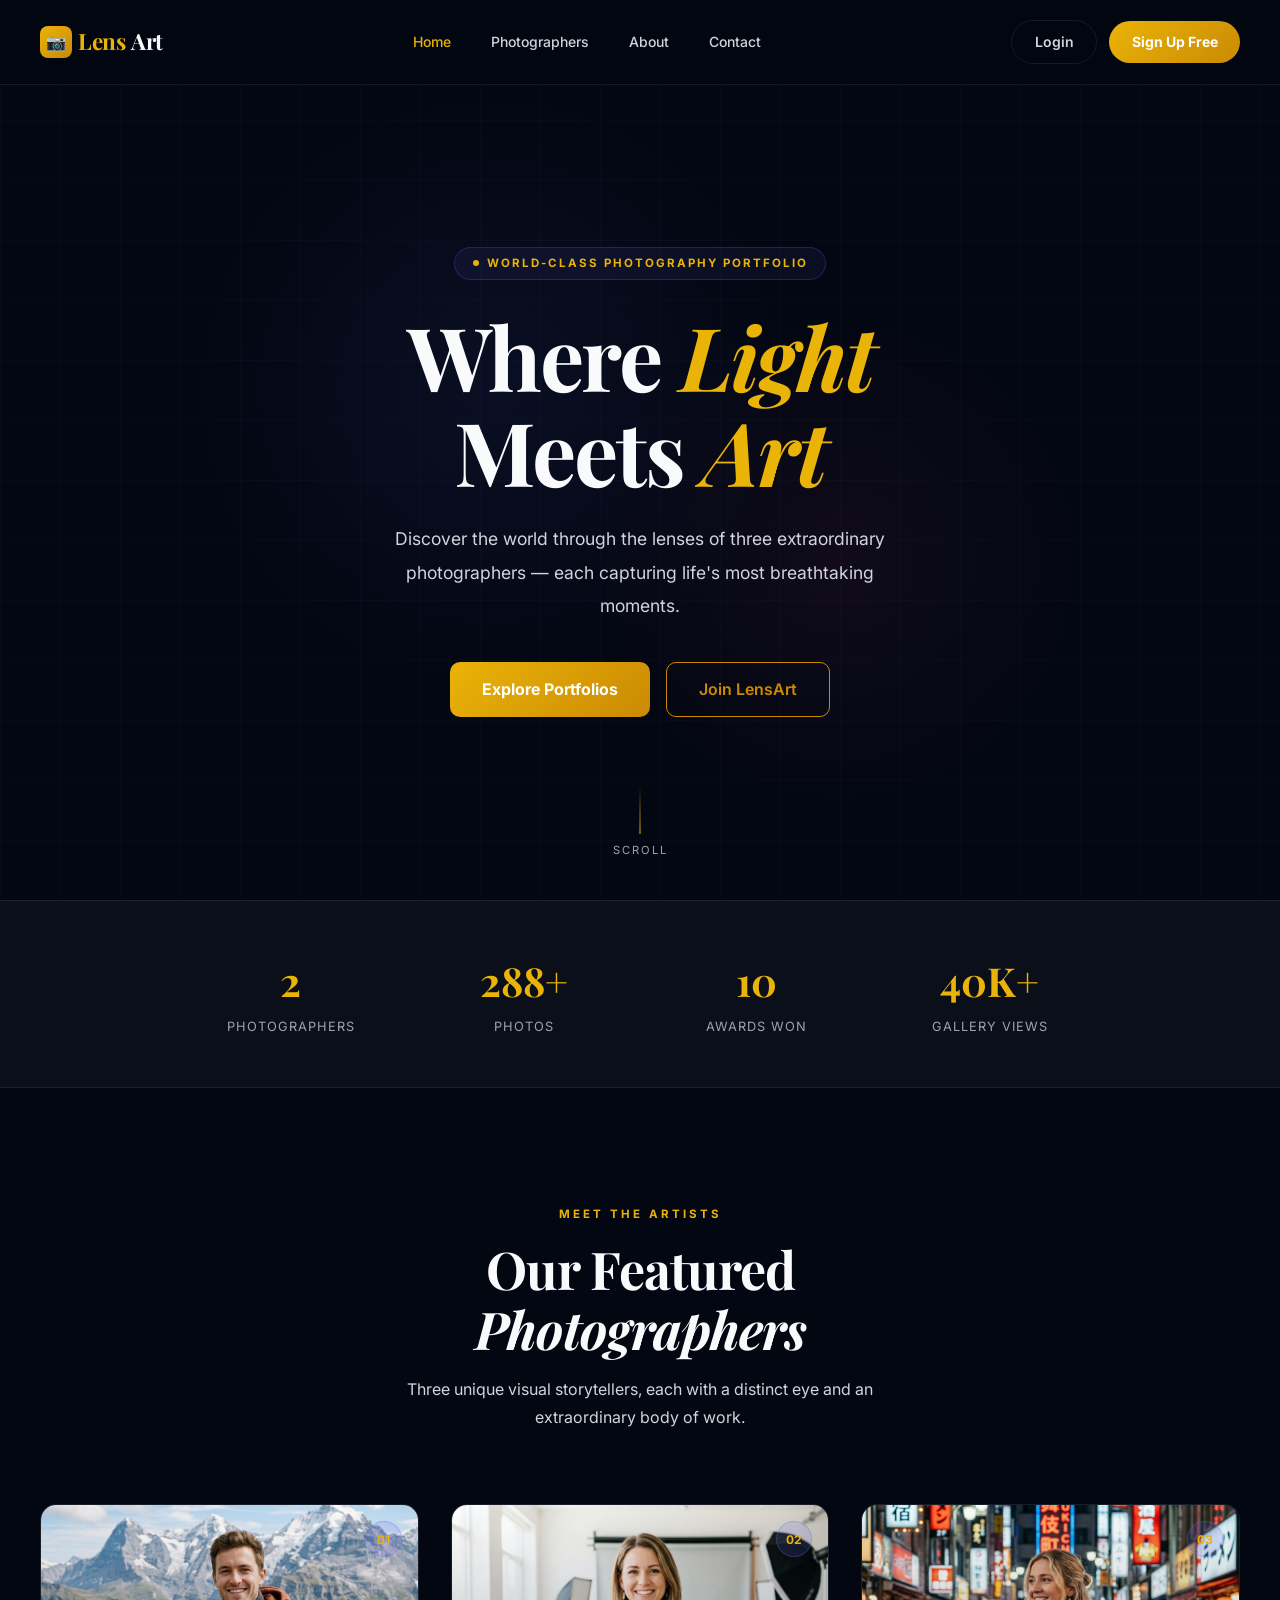
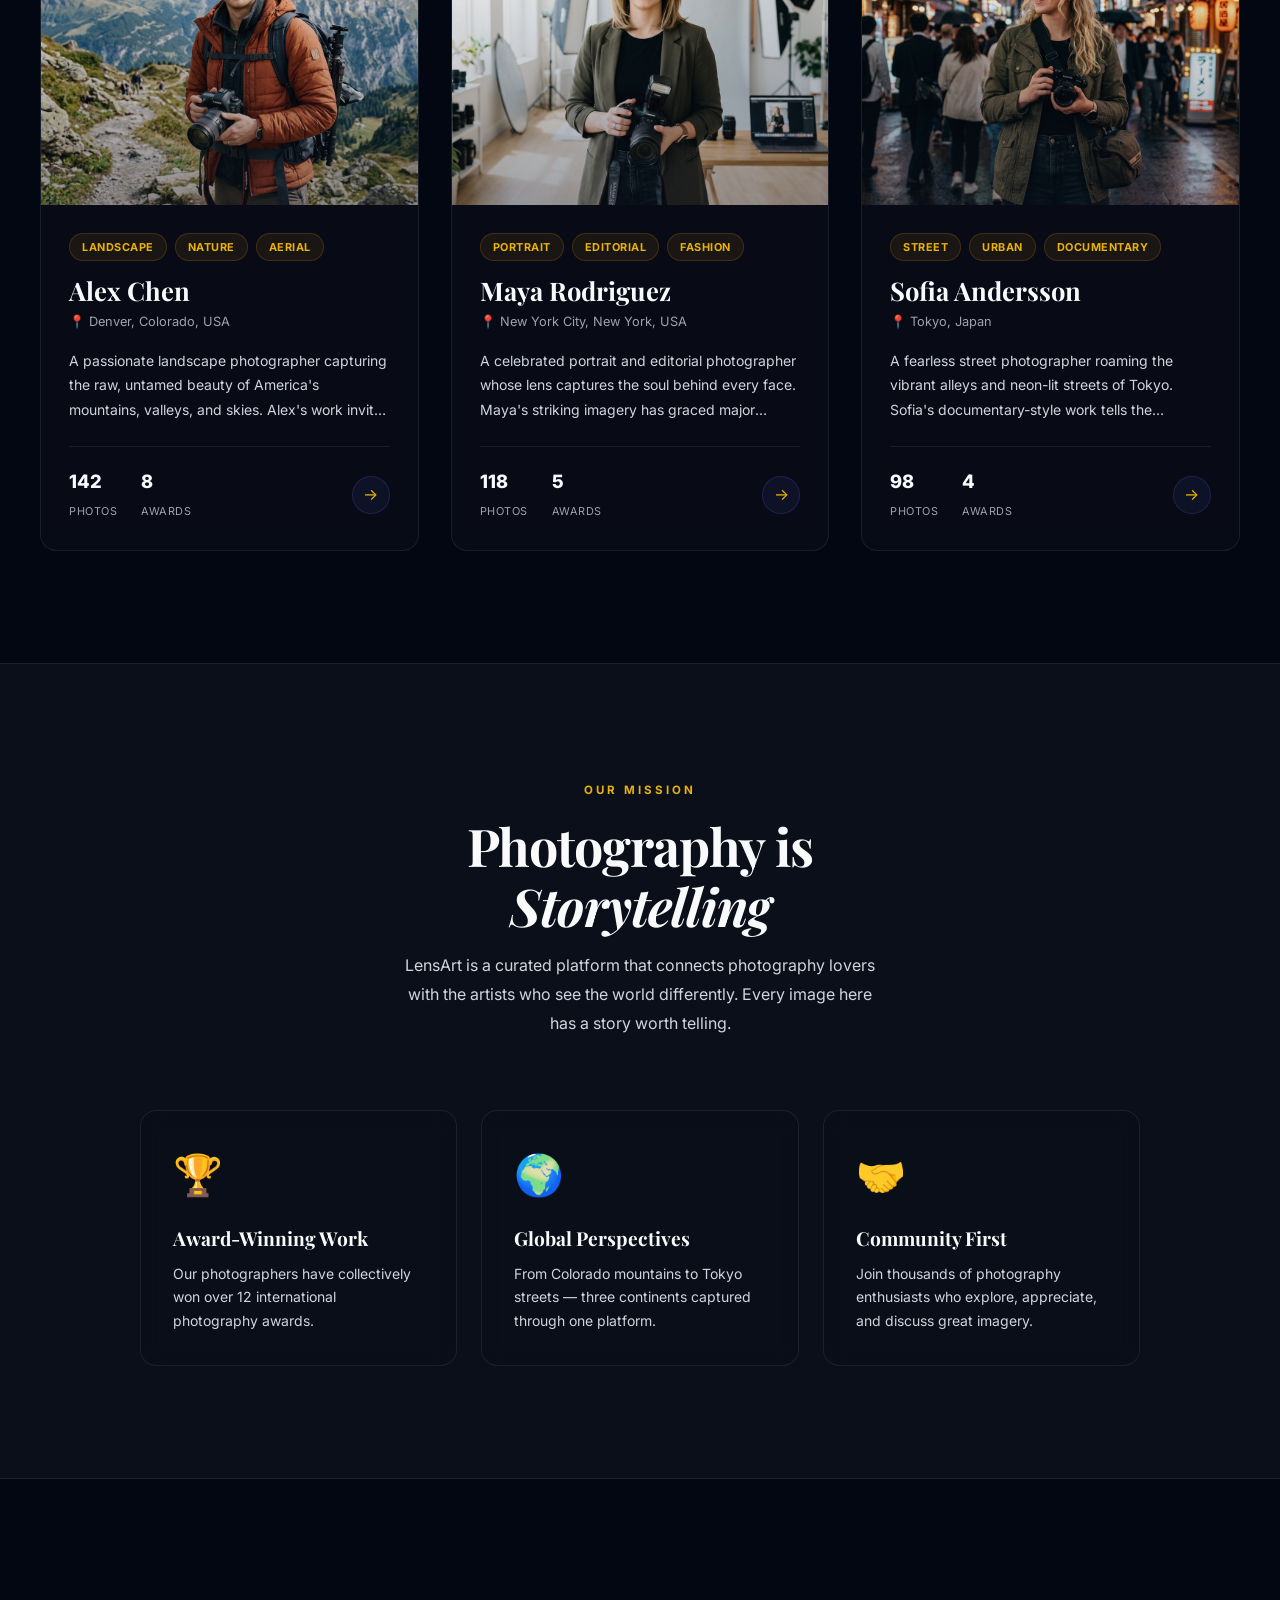
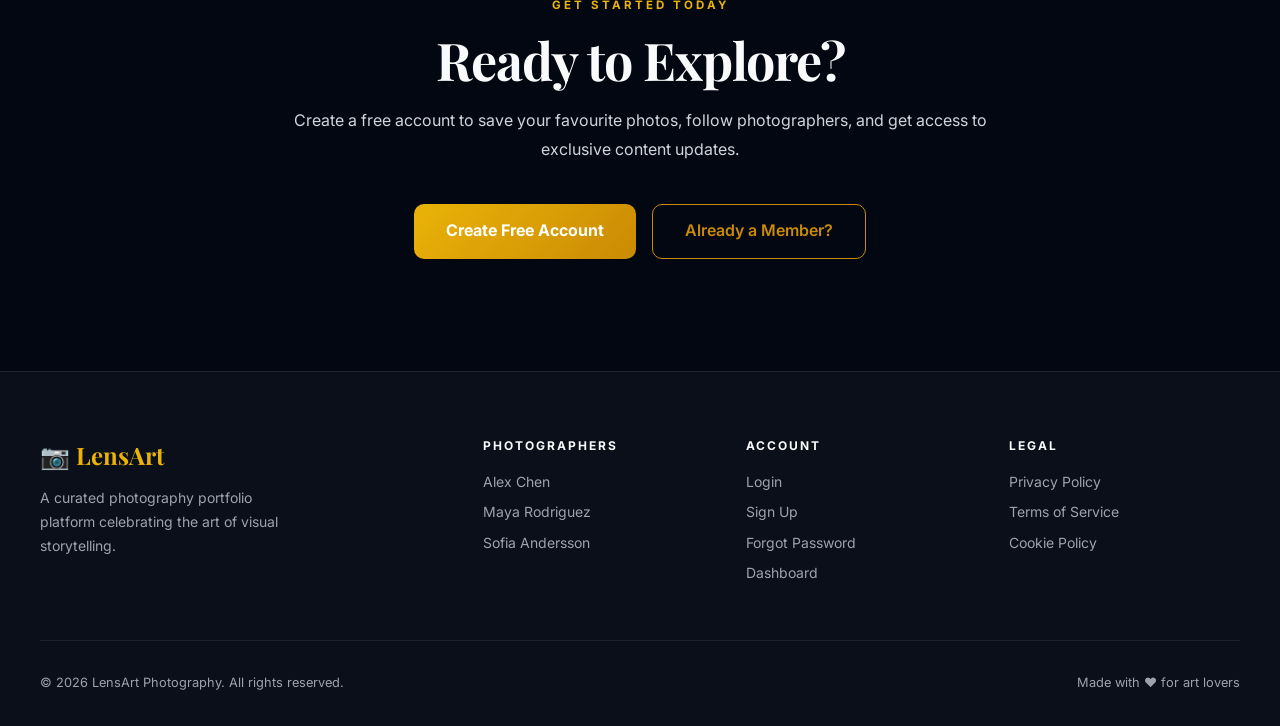
<file: index.html>
<!DOCTYPE html>
<html lang="en">
<head>
  <meta charset="UTF-8" />
  <meta name="viewport" content="width=device-width, initial-scale=1.0" />
  <title>LensArt — Photography Portfolio | Discover World-Class Photographers</title>
  <meta name="description" content="Explore stunning photography portfolios from world-class photographers. Landscape, portrait, and street photography from Alex Chen, Maya Rodriguez, and Sofia Andersson." />
  <link rel="stylesheet" href="css/style.css" />
  <!-- Favicon emoji -->
  <link rel="icon" href="data:image/svg+xml,<svg xmlns='http://www.w3.org/2000/svg' viewBox='0 0 100 100'><text y='.9em' font-size='90'>📷</text></svg>" />
</head>
<body>

<!-- ═══════════════════════════════════════════
     NAVBAR
═══════════════════════════════════════════ -->
<nav class="navbar" id="navbar">
  <a href="index.html" class="nav-logo">
    <span class="logo-icon">📷</span>
    Lens<span>Art</span>
  </a>

  <ul class="nav-center">
    <li><a href="index.html">Home</a></li>
    <li><a href="#photographers">Photographers</a></li>
    <li><a href="#about">About</a></li>
    <li><a href="#contact">Contact</a></li>
  </ul>

  <div class="nav-auth" id="nav-auth">
    <a href="login.html" class="btn btn-ghost">Login</a>
    <a href="signup.html" class="btn btn-primary">Sign Up Free</a>
  </div>

  <!-- Mobile hamburger -->
  <button class="hamburger" id="hamburger" aria-label="Open menu">
    <span></span><span></span><span></span>
  </button>
</nav>

<!-- Mobile nav overlay -->
<div class="mobile-nav" id="mobile-nav">
  <a href="index.html">Home</a>
  <a href="#photographers">Photographers</a>
  <a href="#about">About</a>
  <a href="login.html">Login</a>
  <a href="signup.html" class="btn btn-primary btn-lg">Sign Up Free</a>
</div>

<!-- ═══════════════════════════════════════════
     HERO
═══════════════════════════════════════════ -->
<section class="hero" id="home">
  <div class="hero-bg">
    <div class="hero-grid-pattern"></div>
  </div>

  <div class="hero-content">
    <div class="hero-badge">
      <span class="dot"></span>
      World-Class Photography Portfolio
    </div>

    <h1 class="hero-title">
      Where <span class="highlight">Light</span><br />
      Meets <span class="highlight">Art</span>
    </h1>

    <p class="hero-subtitle">
      Discover the world through the lenses of three extraordinary photographers —
      each capturing life's most breathtaking moments.
    </p>

    <div class="hero-actions">
      <a href="#photographers" class="btn btn-primary btn-lg">
        Explore Portfolios
      </a>
      <a href="signup.html" class="btn btn-outline btn-lg">
        Join LensArt
      </a>
    </div>
  </div>

  <div class="hero-scroll-indicator" aria-hidden="true">
    <div class="scroll-line"></div>
    <span>Scroll</span>
  </div>
</section>

<!-- ═══════════════════════════════════════════
     STATS STRIP
═══════════════════════════════════════════ -->
<div class="stats-strip">
  <div class="stats-strip-inner">
    <div>
      <span class="strip-stat-value" data-count="3" data-suffix="">3</span>
      <span class="strip-stat-label">Photographers</span>
    </div>
    <div>
      <span class="strip-stat-value" data-count="360" data-suffix="+">360+</span>
      <span class="strip-stat-label">Photos</span>
    </div>
    <div>
      <span class="strip-stat-value" data-count="12" data-suffix="">12</span>
      <span class="strip-stat-label">Awards Won</span>
    </div>
    <div>
      <span class="strip-stat-value" data-count="50" data-suffix="K+">50K+</span>
      <span class="strip-stat-label">Gallery Views</span>
    </div>
  </div>
</div>

<!-- ═══════════════════════════════════════════
     PHOTOGRAPHERS SECTION
═══════════════════════════════════════════ -->
<section class="section" id="photographers">
  <div class="section-inner">
    <div class="section-header fade-in">
      <span class="section-tag">Meet the Artists</span>
      <h2 class="section-title">Our Featured<br /><em>Photographers</em></h2>
      <p class="section-subtitle">
        Three unique visual storytellers, each with a distinct eye and an extraordinary body of work.
      </p>
    </div>

    <div class="photographers-grid">

      <!-- Card 1: Alex Chen -->
      <a href="photographer/alex.html" class="photographer-card fade-in fade-in-delay-1">
        <div class="card-image-wrapper">
          <img
            class="card-image"
            src="assets/images/alex.png"
            alt="Alex Chen — Landscape & Nature Photographer"
            loading="lazy"
          />
          <div class="card-image-overlay"></div>
          <div class="card-image-number">01</div>
        </div>
        <div class="card-body">
          <div class="card-specialty">
            <span class="tag">Landscape</span>
            <span class="tag">Nature</span>
            <span class="tag">Aerial</span>
          </div>
          <h3 class="card-name">Alex Chen</h3>
          <p class="card-location">📍 Denver, Colorado, USA</p>
          <p class="card-bio">
            A passionate landscape photographer capturing the raw, untamed beauty of America's mountains,
            valleys, and skies. Alex's work invites you to see nature as a living, breathing masterpiece.
          </p>
          <div class="card-footer">
            <div class="card-stats">
              <div>
                <span class="stat-value">142</span>
                <span class="stat-label">Photos</span>
              </div>
              <div>
                <span class="stat-value">8</span>
                <span class="stat-label">Awards</span>
              </div>
            </div>
            <div class="card-arrow">→</div>
          </div>
        </div>
      </a>

      <!-- Card 2: Maya Rodriguez -->
      <a href="photographer/maya.html" class="photographer-card fade-in fade-in-delay-2">
        <div class="card-image-wrapper">
          <img
            class="card-image"
            src="assets/images/maya.png"
            alt="Maya Rodriguez — Portrait & Editorial Photographer"
            loading="lazy"
          />
          <div class="card-image-overlay"></div>
          <div class="card-image-number">02</div>
        </div>
        <div class="card-body">
          <div class="card-specialty">
            <span class="tag">Portrait</span>
            <span class="tag">Editorial</span>
            <span class="tag">Fashion</span>
          </div>
          <h3 class="card-name">Maya Rodriguez</h3>
          <p class="card-location">📍 New York City, New York, USA</p>
          <p class="card-bio">
            A celebrated portrait and editorial photographer whose lens captures the soul behind every face.
            Maya's striking imagery has graced major magazine covers and gallery walls across Manhattan.
          </p>
          <div class="card-footer">
            <div class="card-stats">
              <div>
                <span class="stat-value">118</span>
                <span class="stat-label">Photos</span>
              </div>
              <div>
                <span class="stat-value">5</span>
                <span class="stat-label">Awards</span>
              </div>
            </div>
            <div class="card-arrow">→</div>
          </div>
        </div>
      </a>

      <!-- Card 3: Sofia Andersson -->
      <a href="photographer/sofia.html" class="photographer-card fade-in fade-in-delay-3">
        <div class="card-image-wrapper">
          <img
            class="card-image"
            src="assets/images/sofia.png"
            alt="Sofia Andersson — Street & Urban Photographer"
            loading="lazy"
          />
          <div class="card-image-overlay"></div>
          <div class="card-image-number">03</div>
        </div>
        <div class="card-body">
          <div class="card-specialty">
            <span class="tag">Street</span>
            <span class="tag">Urban</span>
            <span class="tag">Documentary</span>
          </div>
          <h3 class="card-name">Sofia Andersson</h3>
          <p class="card-location">📍 Tokyo, Japan</p>
          <p class="card-bio">
            A fearless street photographer roaming the vibrant alleys and neon-lit streets of Tokyo.
            Sofia's documentary-style work tells the unfiltered stories of city life in all its beauty.
          </p>
          <div class="card-footer">
            <div class="card-stats">
              <div>
                <span class="stat-value">98</span>
                <span class="stat-label">Photos</span>
              </div>
              <div>
                <span class="stat-value">4</span>
                <span class="stat-label">Awards</span>
              </div>
            </div>
            <div class="card-arrow">→</div>
          </div>
        </div>
      </a>
    </div>

    <!-- LensArt Network Available Photographers -->
    <div id="joined-photographers-section" style="margin-top: 5rem; display: none;">
      <div class="section-header fade-in visible">
        <span class="section-tag">LensArt Network Directory</span>
        <h2 class="section-title">Photographers For <em>Work</em></h2>
        <p class="section-subtitle">
          Discover newly joined professional photographers showcasing their portfolios and ready for bookings.
        </p>
      </div>
      <div class="photographers-grid" id="network-photographers-grid">
        <!-- Dynamically Populated -->
      </div>
    </div>

  </div>
</section>

<!-- ═══════════════════════════════════════════
     ABOUT SECTION
═══════════════════════════════════════════ -->
<section class="section" id="about" style="background: var(--bg-secondary); border-top: 1px solid var(--border); border-bottom: 1px solid var(--border);">
  <div class="section-inner">
    <div class="section-header fade-in">
      <span class="section-tag">Our Mission</span>
      <h2 class="section-title">Photography is<br /><em>Storytelling</em></h2>
      <p class="section-subtitle">
        LensArt is a curated platform that connects photography lovers with the artists
        who see the world differently. Every image here has a story worth telling.
      </p>
    </div>

    <div style="display:grid;grid-template-columns:repeat(auto-fit,minmax(260px,1fr));gap:1.5rem;max-width:1000px;margin:0 auto;">
      <div class="photographer-card fade-in fade-in-delay-1" style="padding:2rem;cursor:default;">
        <div style="font-size:2.5rem;margin-bottom:1rem;">🏆</div>
        <h3 style="font-family:'Playfair Display',serif;font-size:1.2rem;margin-bottom:0.5rem;">Award-Winning Work</h3>
        <p style="color:var(--text-secondary);font-size:0.875rem;line-height:1.7;">Our photographers have collectively won over 12 international photography awards.</p>
      </div>
      <div class="photographer-card fade-in fade-in-delay-2" style="padding:2rem;cursor:default;">
        <div style="font-size:2.5rem;margin-bottom:1rem;">🌍</div>
        <h3 style="font-family:'Playfair Display',serif;font-size:1.2rem;margin-bottom:0.5rem;">Global Perspectives</h3>
        <p style="color:var(--text-secondary);font-size:0.875rem;line-height:1.7;">From Colorado mountains to Tokyo streets — three continents captured through one platform.</p>
      </div>
      <div class="photographer-card fade-in fade-in-delay-3" style="padding:2rem;cursor:default;">
        <div style="font-size:2.5rem;margin-bottom:1rem;">🤝</div>
        <h3 style="font-family:'Playfair Display',serif;font-size:1.2rem;margin-bottom:0.5rem;">Community First</h3>
        <p style="color:var(--text-secondary);font-size:0.875rem;line-height:1.7;">Join thousands of photography enthusiasts who explore, appreciate, and discuss great imagery.</p>
      </div>
    </div>
  </div>
</section>

<!-- ═══════════════════════════════════════════
     CTA SECTION
═══════════════════════════════════════════ -->
<section class="section" id="contact">
  <div style="max-width:700px;margin:0 auto;text-align:center;" class="fade-in">
    <span class="section-tag">Get Started Today</span>
    <h2 class="section-title">Ready to Explore?</h2>
    <p class="section-subtitle" style="max-width:100%;">
      Create a free account to save your favourite photos, follow photographers,
      and get access to exclusive content updates.
    </p>
    <div style="margin-top:2.5rem;display:flex;gap:1rem;justify-content:center;flex-wrap:wrap;">
      <a href="signup.html" class="btn btn-primary btn-lg">Create Free Account</a>
      <a href="login.html" class="btn btn-outline btn-lg">Already a Member?</a>
    </div>
  </div>
</section>

<!-- ═══════════════════════════════════════════
     FOOTER
═══════════════════════════════════════════ -->
<footer>
  <div class="footer-inner">
    <div class="footer-top">
      <div class="footer-brand">
        <span class="footer-logo">📷 LensArt</span>
        <p>A curated photography portfolio platform celebrating the art of visual storytelling.</p>
      </div>
      <div class="footer-links">
        <div class="footer-col">
          <h4>Photographers</h4>
          <a href="photographer/alex.html">Alex Chen</a>
          <a href="photographer/maya.html">Maya Rodriguez</a>
          <a href="photographer/sofia.html">Sofia Andersson</a>
        </div>
        <div class="footer-col">
          <h4>Account</h4>
          <a href="login.html">Login</a>
          <a href="signup.html">Sign Up</a>
          <a href="forgot-password.html">Forgot Password</a>
          <a href="dashboard.html">Dashboard</a>
        </div>
        <div class="footer-col">
          <h4>Legal</h4>
          <a href="#">Privacy Policy</a>
          <a href="#">Terms of Service</a>
          <a href="#">Cookie Policy</a>
        </div>
      </div>
    </div>
    <div class="footer-bottom">
      <span>© 2026 LensArt Photography. All rights reserved.</span>
      <span>Made with ❤️ for art lovers</span>
    </div>
  </div>
</footer>

<script src="js/auth.js"></script>
<script src="js/main.js"></script>
<script>
  // Update navbar with current auth state
  Auth.updateNav('./');

  // Load newly joined photographers from local storage
  function loadJoinedPhotographers() {
    const users = JSON.parse(localStorage.getItem('photofolio_users') || '[]');
    const photographers = users.filter(u => u.role === 'photographer');

    if (photographers.length === 0) return;

    const section = document.getElementById('joined-photographers-section');
    const grid = document.getElementById('network-photographers-grid');
    if (!section || !grid) return;

    section.style.display = 'block';

    grid.innerHTML = photographers.map(p => {
      const initials = p.name.charAt(0).toUpperCase();
      const tags = (p.specialty || 'Portrait').split(',').map(t => t.trim());
      const tagsHtml = tags.map(t => `<span class="tag">${t}</span>`).join(' ');
      const photosCount = p.portfolioPhotos ? p.portfolioPhotos.length : 0;
      
      return `
        <a href="photographer/profile.html?id=${p.id}" class="photographer-card fade-in visible">
          <div class="card-image-wrapper">
            <div style="width:100%; height:100%; display:flex; align-items:center; justify-content:center; font-size:4rem; font-weight:800; color:#fff; background:linear-gradient(135deg, var(--accent), var(--accent-dark)); text-transform:uppercase; font-family:'Playfair Display',serif;">
              ${initials}
            </div>
            <div class="card-image-overlay"></div>
            <div class="card-image-number">★</div>
          </div>
          <div class="card-body">
            <div class="card-specialty">
              ${tagsHtml}
            </div>
            <h3 class="card-name">${p.name}</h3>
            <p class="card-location">📍 ${p.location || 'Paris, France'}</p>
            <p class="card-bio">${p.bio || 'Professional photographer ready for bookings.'}</p>
            <div class="card-footer">
              <div class="card-stats">
                <div>
                  <span class="stat-value">${photosCount}</span>
                  <span class="stat-label">Photos</span>
                </div>
                <div>
                  <span class="stat-value">$${p.rate || '150'}</span>
                  <span class="stat-label">Rate/hr</span>
                </div>
              </div>
              <div class="card-arrow">→</div>
            </div>
          </div>
        </a>
      `;
    }).join('');
  }

  loadJoinedPhotographers();
</script>
</body>
</html>

<!-- polished -->
</file>
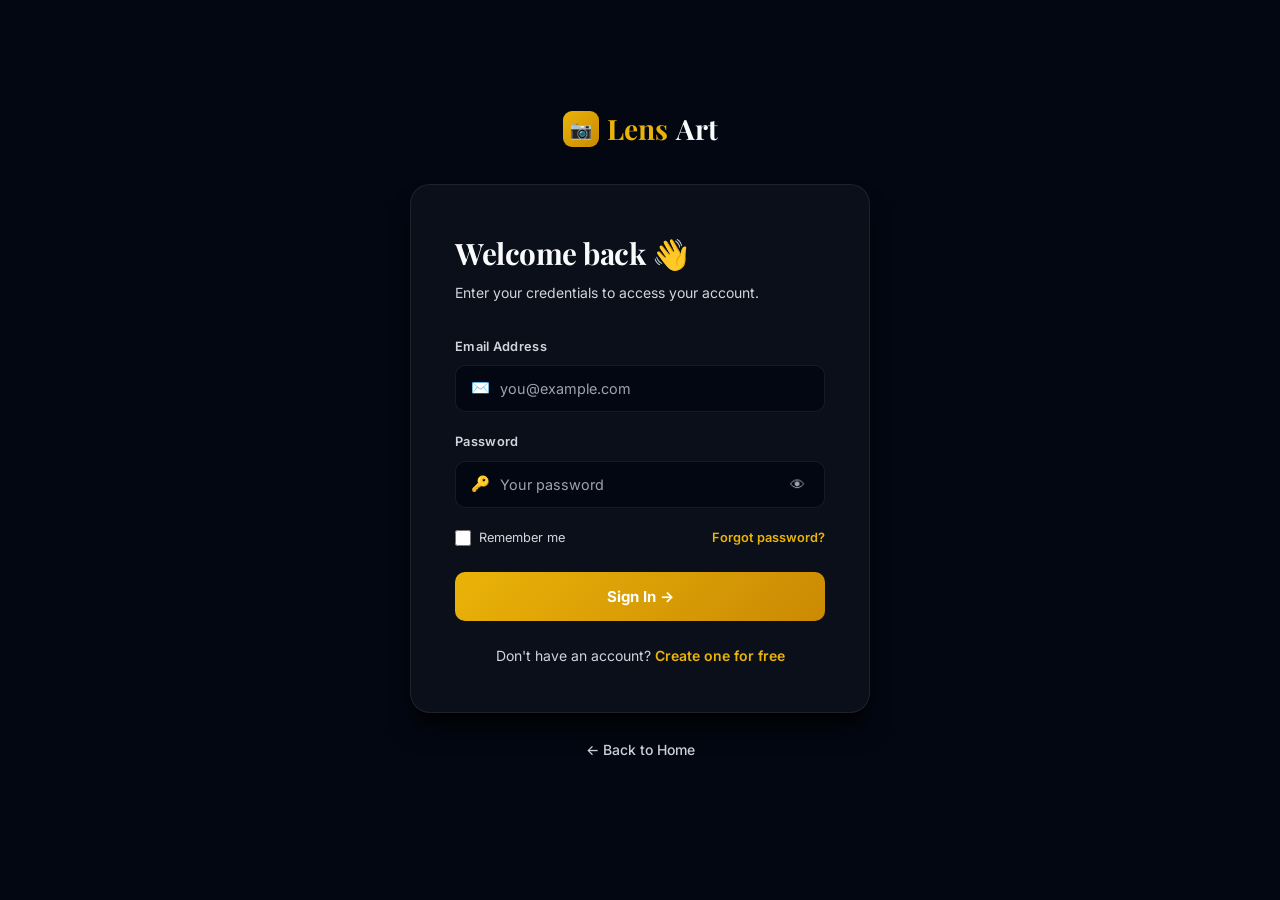
<file: dashboard.html>
<!DOCTYPE html>
<html lang="en">
<head>
  <meta charset="UTF-8" />
  <meta name="viewport" content="width=device-width, initial-scale=1.0" />
  <title>Dashboard — LensArt Photography Portfolio</title>
  <meta name="description" content="Your personal LensArt dashboard. Manage your account and explore your favourite photographers." />
  <link rel="stylesheet" href="css/style.css" />
  <link rel="icon" href="data:image/svg+xml,<svg xmlns='http://www.w3.org/2000/svg' viewBox='0 0 100 100'><text y='.9em' font-size='90'>📷</text></svg>" />
  <style>
    .dashboard-page {
      min-height: 100vh;
      padding: 8rem 2rem 4rem;
      max-width: 1200px;
      margin: 0 auto;
    }

    .dashboard-header {
      margin-bottom: 3rem;
    }

    .welcome-badge {
      display: inline-flex;
      align-items: center;
      gap: 0.5rem;
      padding: 0.375rem 1rem;
      background: rgba(245, 158, 11, 0.08);
      border: 1px solid rgba(245, 158, 11, 0.2);
      border-radius: 50px;
      font-size: 0.72rem;
      font-weight: 700;
      color: var(--accent);
      letter-spacing: 2px;
      text-transform: uppercase;
      margin-bottom: 1rem;
    }

    .dashboard-title {
      font-family: 'Playfair Display', serif;
      font-size: clamp(2rem, 5vw, 3rem);
      font-weight: 700;
      letter-spacing: -1px;
      margin-bottom: 0.5rem;
    }

    .dashboard-title span { color: var(--accent); }

    .dashboard-subtitle {
      color: var(--text-secondary);
      font-size: 1rem;
    }

    .dashboard-grid {
      display: grid;
      grid-template-columns: repeat(auto-fit, minmax(280px, 1fr));
      gap: 1.5rem;
      margin-bottom: 3rem;
    }

    .dash-card {
      background: var(--bg-card);
      border: 1px solid var(--border);
      border-radius: var(--radius);
      padding: 1.75rem;
      backdrop-filter: blur(10px);
      transition: var(--transition);
    }

    .dash-card:hover {
      border-color: var(--border-hover);
      transform: translateY(-4px);
    }

    .dash-card-icon {
      font-size: 2.25rem;
      margin-bottom: 1rem;
    }

    .dash-card-title {
      font-family: 'Playfair Display', serif;
      font-size: 1.2rem;
      font-weight: 700;
      margin-bottom: 0.375rem;
    }

    .dash-card-value {
      font-size: 2.25rem;
      font-weight: 800;
      color: var(--accent);
      font-family: 'Playfair Display', serif;
    }

    .dash-card-desc {
      color: var(--text-muted);
      font-size: 0.8rem;
      margin-top: 0.25rem;
    }

    .dash-section-title {
      font-family: 'Playfair Display', serif;
      font-size: 1.5rem;
      font-weight: 700;
      margin-bottom: 1.5rem;
      padding-bottom: 0.75rem;
      border-bottom: 1px solid var(--border);
    }

    /* Interactive Studio CSS */
    .studio-container {
      background: var(--bg-card);
      border: 1px solid var(--border);
      border-radius: var(--radius);
      padding: 2rem;
      margin-bottom: 3rem;
      backdrop-filter: blur(10px);
    }

    .studio-controls {
      display: flex;
      gap: 1rem;
      margin-bottom: 2rem;
      flex-wrap: wrap;
    }

    .camera-feed-container {
      display: none;
      position: relative;
      width: 100%;
      max-width: 500px;
      margin: 0 auto 2rem;
      border-radius: var(--radius-sm);
      overflow: hidden;
      border: 2px solid var(--accent);
      background: #000;
    }

    #webcam-stream {
      width: 100%;
      height: auto;
      display: block;
      transform: scaleX(-1); /* mirror effect */
    }

    .camera-overlay-controls {
      position: absolute;
      bottom: 1rem;
      left: 0;
      right: 0;
      display: flex;
      justify-content: center;
      gap: 0.75rem;
      z-index: 10;
    }

    .personal-gallery {
      display: grid;
      grid-template-columns: repeat(auto-fill, minmax(200px, 1fr));
      gap: 1.25rem;
    }

    .personal-photo-card {
      position: relative;
      aspect-ratio: 4/3;
      border-radius: var(--radius-sm);
      overflow: hidden;
      border: 1px solid var(--border);
      background: #111;
      cursor: pointer;
      transition: var(--transition);
    }

    .personal-photo-card img {
      width: 100%;
      height: 100%;
      object-fit: cover;
      transition: var(--transition);
    }

    .personal-photo-card:hover img {
      transform: scale(1.05);
      filter: brightness(0.7);
    }

    .personal-photo-card:hover {
      border-color: var(--accent);
    }

    .photo-remove-btn {
      position: absolute;
      top: 0.5rem;
      right: 0.5rem;
      background: rgba(239, 68, 68, 0.9);
      color: white;
      border: none;
      border-radius: 50%;
      width: 28px;
      height: 28px;
      display: flex;
      align-items: center;
      justify-content: center;
      cursor: pointer;
      font-size: 0.8rem;
      z-index: 20;
      transition: var(--transition);
      opacity: 0;
    }

    .personal-photo-card:hover .photo-remove-btn {
      opacity: 1;
    }

    .photo-remove-btn:hover {
      background: #ef4444;
      transform: scale(1.1);
    }

    .empty-gallery-msg {
      grid-column: 1 / -1;
      text-align: center;
      padding: 3rem 1rem;
      color: var(--text-muted);
      font-style: italic;
      font-size: 0.9rem;
    }

    /* Lightbox specific for dashboard */
    .lightbox {
      position: fixed;
      inset: 0;
      z-index: 9999;
      display: flex;
      align-items: center;
      justify-content: center;
      padding: 2rem;
      opacity: 0;
      visibility: hidden;
      background: rgba(0, 0, 0, 0.95);
      transition: opacity 0.3s ease, visibility 0.3s ease;
    }

    .lightbox.active {
      opacity: 1;
      visibility: visible;
    }

    .lightbox-content {
      position: relative;
      max-width: min(90vw, 900px);
      max-height: 80vh;
    }

    .lightbox-img {
      max-width: 100%;
      max-height: 80vh;
      object-fit: contain;
      border-radius: var(--radius-sm);
      border: 1px solid var(--border);
    }

    .lightbox-close {
      position: absolute;
      top: -2.5rem;
      right: 0;
      background: none;
      border: none;
      color: white;
      font-size: 1.5rem;
      cursor: pointer;
    }

    .photographer-list {
      display: grid;
      grid-template-columns: repeat(auto-fit, minmax(300px, 1fr));
      gap: 1rem;
      margin-bottom: 3rem;
    }

    .photographer-list-item {
      background: var(--bg-card);
      border: 1px solid var(--border);
      border-radius: var(--radius);
      padding: 1.25rem 1.5rem;
      display: flex;
      align-items: center;
      gap: 1.25rem;
      text-decoration: none;
      color: inherit;
      transition: var(--transition);
    }

    .photographer-list-item:hover {
      border-color: var(--border-hover);
      transform: translateX(6px);
    }

    .photographer-list-avatar {
      width: 56px;
      height: 56px;
      border-radius: 50%;
      object-fit: cover;
      border: 2px solid var(--border);
      flex-shrink: 0;
    }

    .photographer-list-info { flex: 1; }

    .photographer-list-name {
      font-weight: 700;
      font-size: 1rem;
      margin-bottom: 0.2rem;
    }

    .photographer-list-specialty {
      color: var(--text-muted);
      font-size: 0.8rem;
    }

    .photographer-list-arrow {
      color: var(--accent);
      font-size: 1.1rem;
    }

    .user-info-card {
      background: var(--bg-card);
      border: 1px solid var(--border);
      border-radius: var(--radius);
      padding: 2rem;
      margin-bottom: 3rem;
      display: flex;
      align-items: center;
      gap: 1.5rem;
      flex-wrap: wrap;
    }

    .user-avatar-placeholder {
      width: 72px;
      height: 72px;
      background: linear-gradient(135deg, var(--accent), var(--accent-dark));
      border-radius: 50%;
      display: flex;
      align-items: center;
      justify-content: center;
      font-size: 1.75rem;
      color: #fff;
      font-weight: 700;
      flex-shrink: 0;
    }

    .user-info h2 {
      font-family: 'Playfair Display', serif;
      font-size: 1.5rem;
      font-weight: 700;
      margin-bottom: 0.25rem;
    }

    .user-info p { color: var(--text-secondary); font-size: 0.875rem; }

    .user-info .member-since {
      color: var(--text-muted);
      font-size: 0.75rem;
      margin-top: 0.25rem;
    }

    /* Bookings & Follows tables/grids */
    .booking-item {
      background: var(--bg-primary);
      border: 1px solid var(--border);
      border-radius: var(--radius-sm);
      padding: 1.25rem;
      margin-bottom: 1rem;
      display: flex;
      justify-content: space-between;
      align-items: center;
      flex-wrap: wrap;
      gap: 1rem;
      transition: var(--transition);
    }
    .booking-item:hover {
      border-color: var(--accent);
    }
    .booking-details-col {
      display: flex;
      flex-direction: column;
      gap: 0.25rem;
    }
    .booking-title {
      font-weight: 700;
      font-size: 1.05rem;
      color: var(--text-primary);
    }
    .booking-meta {
      font-size: 0.8rem;
      color: var(--text-muted);
    }
    .booking-msg {
      font-size: 0.85rem;
      color: var(--text-secondary);
      font-style: italic;
      margin-top: 0.25rem;
    }
    .booking-status {
      padding: 0.35rem 0.85rem;
      border-radius: 50px;
      font-size: 0.75rem;
      font-weight: 700;
      text-transform: uppercase;
    }
    .status-pending {
      background: rgba(99, 102, 241, 0.08);
      color: var(--accent-dark);
      border: 1px solid rgba(99, 102, 241, 0.2);
    }
    .status-confirmed {
      background: rgba(34, 197, 94, 0.08);
      color: #16a34a;
      border: 1px solid rgba(34, 197, 94, 0.2);
    }
    .btn-cancel-booking {
      background: none;
      border: 1px solid rgba(239, 68, 68, 0.3);
      color: #ef4444;
      padding: 0.4rem 1rem;
      border-radius: 50px;
      font-size: 0.8rem;
      font-weight: 600;
      cursor: pointer;
      transition: var(--transition);
    }
    .btn-cancel-booking:hover {
      background: #ef4444;
      color: white;
      border-color: #ef4444;
    }
    
    .followed-grid {
      display: grid;
      grid-template-columns: repeat(auto-fill, minmax(220px, 1fr));
      gap: 1rem;
    }
    .followed-card {
      background: var(--bg-primary);
      border: 1px solid var(--border);
      border-radius: var(--radius-sm);
      padding: 1rem;
      display: flex;
      align-items: center;
      justify-content: space-between;
      transition: var(--transition);
    }
    .followed-card:hover {
      border-color: var(--accent);
    }
    .followed-info {
      display: flex;
      align-items: center;
      gap: 0.75rem;
    }
    .followed-avatar {
      width: 40px;
      height: 40px;
      border-radius: 50%;
      object-fit: cover;
      border: 1px solid var(--border);
    }
    .followed-name {
      font-weight: 700;
      font-size: 0.9rem;
      text-decoration: none;
      color: var(--text-primary);
    }
    .followed-name:hover {
      color: var(--accent);
    }
    .btn-unfollow {
      background: none;
      border: none;
      cursor: pointer;
      font-size: 1.1rem;
      color: var(--text-muted);
      transition: var(--transition);
      padding: 4px;
    }
    .btn-unfollow:hover {
      color: #ef4444;
      transform: scale(1.15);
    }

    @media (max-width: 600px) {
      .dashboard-page { padding: 7rem 1.25rem 3rem; }
      .user-info-card { flex-direction: column; text-align: center; }
      .studio-controls { flex-direction: column; align-items: stretch; }
    }
  </style>
</head>
<body>

<!-- NAVBAR -->
<nav class="navbar" id="navbar">
  <a href="index.html" class="nav-logo">
    <span class="logo-icon">📷</span>
    Lens<span>Art</span>
  </a>
  <ul class="nav-center">
    <li><a href="index.html">Home</a></li>
    <li><a href="index.html#photographers">Photographers</a></li>
  </ul>
  <div class="nav-auth" id="nav-auth"></div>
  <button class="hamburger" id="hamburger"><span></span><span></span><span></span></button>
</nav>

<main class="dashboard-page">

  <!-- Header -->
  <div class="dashboard-header fade-in">
    <div class="welcome-badge">
      <span>🏠</span> Member Dashboard
    </div>
    <h1 class="dashboard-title">
      Hello, <span id="user-name-display">Photographer</span>! 👋
    </h1>
    <p class="dashboard-subtitle">Welcome back to your LensArt dashboard.</p>
  </div>

  <!-- User Info -->
  <div class="user-info-card fade-in">
    <div class="user-avatar-placeholder" id="user-avatar-initial">?</div>
    <div class="user-info">
      <h2 id="user-full-name">—</h2>
      <p id="user-email-display">—</p>
      <p class="member-since" id="user-member-since">Member since —</p>
    </div>
    <div style="margin-left:auto;">
      <button
        onclick="Auth.logout('index.html')"
        class="btn btn-danger"
        id="logout-btn"
      >
        🚪 Logout
      </button>
    </div>
  </div>

  <!-- Stats -->
  <div class="dashboard-grid">
    <div class="dash-card fade-in fade-in-delay-1">
      <div class="dash-card-icon" id="stat-card-icon-1">📷</div>
      <div class="dash-card-title" id="stat-card-title-1">Photos Viewed</div>
      <div class="dash-card-value" id="stat-card-value-1">24</div>
      <p class="dash-card-desc" id="stat-card-desc-1">Explore more galleries to track your views</p>
    </div>
    <div class="dash-card fade-in fade-in-delay-2">
      <div class="dash-card-icon" id="stat-card-icon-2">❤️</div>
      <div class="dash-card-title" id="stat-card-title-2">My Uploads & Captures</div>
      <div class="dash-card-value" id="my-photos-count">0</div>
      <p class="dash-card-desc" id="stat-card-desc-2">Personal collection of custom photos</p>
    </div>
    <div class="dash-card fade-in fade-in-delay-3">
      <div class="dash-card-icon" id="stat-card-icon-3">⭐</div>
      <div class="dash-card-title" id="stat-card-title-3">Photographers</div>
      <div class="dash-card-value" id="stat-card-value-3">3</div>
      <p class="dash-card-desc" id="stat-card-desc-3">Featured photographers available to explore</p>
    </div>
  </div>

  <!-- Client Only Panel -->
  <div id="client-panel" style="display: none;">
    <!-- Interactive Studio Section -->
    <div class="studio-container fade-in">
      <h2 class="dash-section-title">✨ My Interactive Studio</h2>
      <p style="color: var(--text-secondary); margin-bottom: 1.5rem; font-size: 0.95rem;">
        Upload photos from your computer or connect to your webcam to capture live pictures directly to your portfolio.
      </p>

      <!-- Controls -->
      <div class="studio-controls">
        <input type="file" id="studio-file-input" accept="image/*" style="display: none;" />
        <button class="btn btn-primary" onclick="document.getElementById('studio-file-input').click();">
          📤 Upload Local Photo
        </button>
        <button class="btn btn-outline" id="start-camera-btn">
          📷 Start Camera
        </button>
      </div>

      <!-- Live Webcam Stream View -->
      <div class="camera-feed-container" id="camera-feed-container">
        <video id="webcam-stream" autoplay playsinline></video>
        <div class="camera-overlay-controls">
          <button class="btn btn-primary" id="capture-pic-btn" style="padding: 0.5rem 1rem;">
            📸 Capture Photo
          </button>
          <button class="btn btn-danger" id="stop-camera-btn" style="padding: 0.5rem 1rem;">
            ✕ Stop Camera
          </button>
        </div>
      </div>

      <!-- Personal Photo Gallery -->
      <h3 style="font-size: 1.1rem; color: var(--accent); margin-bottom: 1rem; text-transform: uppercase; letter-spacing: 0.5px;">My Personal Gallery</h3>
      <div class="personal-gallery" id="personal-gallery">
        <div class="empty-gallery-msg">No uploaded or captured photos yet. Start adding some!</div>
      </div>
    </div>

    <!-- Booking Requests Section -->
    <div class="studio-container fade-in">
      <h2 class="dash-section-title">📅 My Booking Requests</h2>
      <div id="bookings-list-container">
        <div class="empty-gallery-msg">You have not submitted any booking requests yet.</div>
      </div>
    </div>

    <!-- Followed Photographers Section -->
    <div class="studio-container fade-in">
      <h2 class="dash-section-title">❤️ Followed Photographers</h2>
      <div id="followed-list-container">
        <div class="empty-gallery-msg">You are not following any photographers yet.</div>
      </div>
    </div>
  </div>

  <!-- Photographer Only Panel -->
  <div id="photographer-panel" style="display: none;">
    <!-- Profile Customization -->
    <div class="studio-container fade-in">
      <h2 class="dash-section-title">⚙️ Edit My Portfolio Profile</h2>
      <form class="booking-form" id="photographer-profile-form" onsubmit="savePhotographerProfile(event)">
        <div style="display: grid; grid-template-columns: 1fr 1fr; gap: 1.5rem; margin-bottom: 1.25rem;">
          <div class="form-group">
            <label class="form-label" for="profile-specialty-input">Specialties (comma-separated)</label>
            <input type="text" id="profile-specialty-input" class="form-input" placeholder="e.g. Portrait, Editorial, Fashion" required />
          </div>
          <div class="form-group">
            <label class="form-label" for="profile-location-input">Location</label>
            <input type="text" id="profile-location-input" class="form-input" placeholder="e.g. Paris, France" required />
          </div>
        </div>
        
        <div style="display: grid; grid-template-columns: 1fr 1fr; gap: 1.5rem; margin-bottom: 1.25rem;">
          <div class="form-group">
            <label class="form-label" for="profile-rate-input">Hourly Rate ($)</label>
            <input type="number" id="profile-rate-input" class="form-input" placeholder="e.g. 150" required min="1" />
          </div>
          <div class="form-group">
            <label class="form-label" for="profile-bio-input">Professional Biography</label>
            <textarea id="profile-bio-input" class="form-input" placeholder="Tell potential clients about your visual storytelling style..." required style="min-height: 42px;"></textarea>
          </div>
        </div>
        
        <button type="submit" class="btn btn-primary" style="padding: 0.65rem 1.75rem;">
          Save Profile Details
        </button>
      </form>
    </div>

    <!-- Portfolio Photo Gallery Manager -->
    <div class="studio-container fade-in">
      <h2 class="dash-section-title">🖼️ Manage Portfolio Gallery</h2>
      <p style="color: var(--text-secondary); margin-bottom: 1.5rem; font-size: 0.95rem;">
        Upload showcase photographs to display on your public profile page.
      </p>
      
      <div class="studio-controls" style="margin-bottom: 2rem;">
        <input type="file" id="portfolio-file-input" accept="image/*" style="display: none;" multiple />
        <button class="btn btn-primary" onclick="document.getElementById('portfolio-file-input').click();">
          📤 Upload Portfolio Photos
        </button>
      </div>

      <h3 style="font-size: 1.1rem; color: var(--accent); margin-bottom: 1rem; text-transform: uppercase; letter-spacing: 0.5px;">My Showcase Gallery</h3>
      <div class="personal-gallery" id="portfolio-gallery-display">
        <div class="empty-gallery-msg">No showcase photos uploaded yet.</div>
      </div>
    </div>

    <!-- Bookings/Jobs Received Section -->
    <div class="studio-container fade-in">
      <h2 class="dash-section-title">📥 Incoming Job Offers</h2>
      <div id="photographer-jobs-container">
        <div class="empty-gallery-msg">No job requests received yet. Keep sharing your portfolio!</div>
      </div>
    </div>
  </div>

  <!-- Photographer Links -->
  <div class="fade-in">
    <h2 class="dash-section-title">📸 Explore Photographers</h2>
    <div class="photographer-list">

      <a href="photographer/alex.html" class="photographer-list-item">
        <img src="assets/images/alex.png" alt="Alex Chen" class="photographer-list-avatar" />
        <div class="photographer-list-info">
          <div class="photographer-list-name">Alex Chen</div>
          <div class="photographer-list-specialty">🏔 Landscape & Nature · Denver, CO</div>
        </div>
        <span class="photographer-list-arrow">→</span>
      </a>

      <a href="photographer/maya.html" class="photographer-list-item">
        <img src="assets/images/maya.png" alt="Maya Rodriguez" class="photographer-list-avatar" />
        <div class="photographer-list-info">
          <div class="photographer-list-name">Maya Rodriguez</div>
          <div class="photographer-list-specialty">🎭 Portrait & Editorial · New York, NY</div>
        </div>
        <span class="photographer-list-arrow">→</span>
      </a>

      <a href="photographer/sofia.html" class="photographer-list-item">
        <img src="assets/images/sofia.png" alt="Sofia Andersson" class="photographer-list-avatar" />
        <div class="photographer-list-info">
          <div class="photographer-list-name">Sofia Andersson</div>
          <div class="photographer-list-specialty">🌃 Street & Urban · Tokyo, Japan</div>
        </div>
        <span class="photographer-list-arrow">→</span>
      </a>

    </div>
  </div>

  <!-- Quick Actions -->
  <div class="fade-in">
    <h2 class="dash-section-title">⚡ Quick Actions</h2>
    <div style="display:flex;gap:1rem;flex-wrap:wrap;">
      <a href="index.html#photographers" class="btn btn-outline">Browse All Photographers</a>
      <a href="photographer/alex.html"   class="btn btn-ghost">View Alex's Gallery</a>
      <a href="photographer/maya.html"   class="btn btn-ghost">View Maya's Gallery</a>
      <a href="photographer/sofia.html"  class="btn btn-ghost">View Sofia's Gallery</a>
      <button onclick="Auth.logout('index.html')" class="btn btn-danger">Logout</button>
    </div>
  </div>

</main>

<!-- Lightbox Modal for personal gallery -->
<div class="lightbox" id="dashboard-lightbox" role="dialog" aria-modal="true" aria-label="Personal Photo Lightbox">
  <div class="lightbox-content">
    <button class="lightbox-close" id="close-lightbox-btn">✕</button>
    <img id="dashboard-lightbox-img" src="" alt="Enlarged personal view" class="lightbox-img" />
  </div>
</div>

<footer style="margin-top:4rem;background:var(--bg-secondary);border-top:1px solid var(--border);padding:2rem;text-align:center;">
  <p style="color:var(--text-muted);font-size:0.875rem;">
    © 2026 LensArt Photography · <a href="index.html" style="color:var(--accent);text-decoration:none;">Back to Home</a>
  </p>
</footer>

<script src="js/auth.js"></script>
<script src="js/main.js"></script>
<script>
  // Protect this page
  Auth.requireAuth('login.html');

  // Update navbar
  Auth.updateNav('./');

  // Fill user info
  const user = Auth.getCurrentUser();
  if (user) {
    document.getElementById('user-name-display').textContent = user.name.split(' ')[0];
    document.getElementById('user-full-name').textContent = user.name;
    document.getElementById('user-email-display').textContent = user.email;
    document.getElementById('user-avatar-initial').textContent = user.name.charAt(0).toUpperCase();

    // Member since (from users store)
    const users = JSON.parse(localStorage.getItem('photofolio_users') || '[]');
    const full  = users.find(u => u.id === user.id);
    if (full && full.createdAt) {
      const date = new Date(full.createdAt);
      document.getElementById('user-member-since').textContent =
        'Member since ' + date.toLocaleDateString('en-US', { year: 'numeric', month: 'long', day: 'numeric' });
    }
  }

  // --------------------------------------------------------
  // Personal Gallery & Webcam Studio Logic
  // --------------------------------------------------------
  const storageKey = 'photofolio_uploads_' + (user ? user.id : 'anon');
  let personalPhotos = [];

  // Load photos from storage
  function loadPhotos() {
    const raw = localStorage.getItem(storageKey);
    try {
      personalPhotos = raw ? JSON.parse(raw) : [];
    } catch (e) {
      personalPhotos = [];
    }
    renderPersonalGallery();
  }

  // Save photos to storage
  function savePhotos() {
    localStorage.setItem(storageKey, JSON.stringify(personalPhotos));
    renderPersonalGallery();
  }

  // Render personal gallery items
  function renderPersonalGallery() {
    const container = document.getElementById('personal-gallery');
    const counterEl = document.getElementById('my-photos-count');
    
    counterEl.textContent = personalPhotos.length;

    if (personalPhotos.length === 0) {
      container.innerHTML = `<div class="empty-gallery-msg">No uploaded or captured photos yet. Start adding some!</div>`;
      return;
    }

    container.innerHTML = personalPhotos.map((photo, i) => `
      <div class="personal-photo-card" onclick="openLightbox('${photo.src}')">
        <button class="photo-remove-btn" onclick="event.stopPropagation(); removePhoto('${photo.id}')" title="Remove photo">✕</button>
        <img src="${photo.src}" alt="Personal upload ${i + 1}" />
      </div>
    `).join('');
  }

  // Upload Local Photo handler
  document.getElementById('studio-file-input').addEventListener('change', function(e) {
    const file = e.target.files[0];
    if (!file) return;

    const reader = new FileReader();
    reader.onload = function(evt) {
      const newPhoto = {
        id: 'user_img_' + Date.now(),
        src: evt.target.result,
        timestamp: new Date().toISOString()
      };
      personalPhotos.push(newPhoto);
      savePhotos();
    };
    reader.readAsDataURL(file);
    e.target.value = ''; // Reset uploader input
  });

  // Remove Photo handler
  window.removePhoto = function(id) {
    personalPhotos = personalPhotos.filter(photo => photo.id !== id);
    savePhotos();
  };

  // Webcam stream variable
  let webcamStream = null;

  // Start Camera
  document.getElementById('start-camera-btn').addEventListener('click', async function() {
    const streamContainer = document.getElementById('camera-feed-container');
    const video = document.getElementById('webcam-stream');

    try {
      webcamStream = await navigator.mediaDevices.getUserMedia({ video: { width: 640, height: 480 } });
      video.srcObject = webcamStream;
      streamContainer.style.display = 'block';
      this.style.display = 'none';
    } catch (err) {
      alert('Could not access camera. Please check your camera permissions.');
      console.error(err);
    }
  });

  // Stop Camera function
  function stopWebcam() {
    if (webcamStream) {
      webcamStream.getTracks().forEach(track => track.stop());
      webcamStream = null;
    }
    document.getElementById('camera-feed-container').style.display = 'none';
    document.getElementById('start-camera-btn').style.display = 'inline-flex';
  }

  document.getElementById('stop-camera-btn').addEventListener('click', stopWebcam);

  // Capture Photo from Webcam
  document.getElementById('capture-pic-btn').addEventListener('click', function() {
    const video = document.getElementById('webcam-stream');
    if (!webcamStream) return;

    const canvas = document.createElement('canvas');
    canvas.width = video.videoWidth || 640;
    canvas.height = video.videoHeight || 480;
    const ctx = canvas.getContext('2d');
    
    // Draw flipped frame for mirror look correction
    ctx.translate(canvas.width, 0);
    ctx.scale(-1, 1);
    ctx.drawImage(video, 0, 0, canvas.width, canvas.height);

    const base64Img = canvas.toDataURL('image/jpeg');

    const newPhoto = {
      id: 'cam_img_' + Date.now(),
      src: base64Img,
      timestamp: new Date().toISOString()
    };

    personalPhotos.push(newPhoto);
    savePhotos();
    stopWebcam();
  });

  // Lightbox view functions for personal gallery
  const lightbox = document.getElementById('dashboard-lightbox');
  const lightboxImg = document.getElementById('dashboard-lightbox-img');

  window.openLightbox = function(src) {
    lightboxImg.src = src;
    lightbox.classList.add('active');
  };

  document.getElementById('close-lightbox-btn').addEventListener('click', function() {
    lightbox.classList.remove('active');
  });

  lightbox.addEventListener('click', function(e) {
    if (e.target === lightbox) {
      lightbox.classList.remove('active');
    }
  });

  // ── Load Bookings ──
  function loadBookings() {
    const container = document.getElementById('bookings-list-container');
    if (!container) return;

    let bookings = [];
    try {
      bookings = JSON.parse(localStorage.getItem('photofolio_bookings') || '[]');
    } catch(err) {
      bookings = [];
    }

    const userBookings = bookings.filter(b => b.userId === user.id);

    if (userBookings.length === 0) {
      container.innerHTML = `<div class="empty-gallery-msg">You have not submitted any booking requests yet.</div>`;
      return;
    }

    container.innerHTML = userBookings.map(b => `
      <div class="booking-item">
        <div class="booking-details-col">
          <div class="booking-title">${b.photographer}</div>
          <div class="booking-meta">📅 Date: ${new Date(b.date).toLocaleDateString('en-US', { year: 'numeric', month: 'long', day: 'numeric' })} | 🏷️ Type: ${b.session} | 💰 Budget: ${b.budget}</div>
          <div class="booking-msg">" ${b.details} "</div>
        </div>
        <div style="display:flex; align-items:center; gap: 1rem;">
          <span class="booking-status status-pending">${b.status}</span>
          <button class="btn-cancel-booking" onclick="cancelBooking('${b.id}')">Cancel</button>
        </div>
      </div>
    `).join('');
  }

  // Cancel Booking
  window.cancelBooking = function(id) {
    let bookings = [];
    try {
      bookings = JSON.parse(localStorage.getItem('photofolio_bookings') || '[]');
    } catch(err) {
      bookings = [];
    }

    bookings = bookings.filter(b => b.id !== id);
    localStorage.setItem('photofolio_bookings', JSON.stringify(bookings));
    loadBookings();
    if (window.showToast) {
      window.showToast("Booking request cancelled.");
    }
  };

  // ── Load Followed Photographers ──
  const photographerAvatars = {
    'Alex Chen': 'assets/images/alex.png',
    'Maya Rodriguez': 'assets/images/maya.png',
    'Sofia Andersson': 'assets/images/sofia.png'
  };
  
  const photographerUrls = {
    'Alex Chen': 'photographer/alex.html',
    'Maya Rodriguez': 'photographer/maya.html',
    'Sofia Andersson': 'photographer/sofia.html'
  };

  function loadFollowed() {
    const container = document.getElementById('followed-list-container');
    if (!container) return;

    const followsKey = 'photofolio_follows_' + user.id;
    let follows = [];
    try {
      follows = JSON.parse(localStorage.getItem(followsKey) || '[]');
    } catch(e) {
      follows = [];
    }

    if (follows.length === 0) {
      container.innerHTML = `<div class="empty-gallery-msg">You are not following any photographers yet.</div>`;
      return;
    }

    container.innerHTML = `
      <div class="followed-grid">
        ${follows.map(name => name ? `
          <div class="followed-card">
            <div class="followed-info">
              <img class="followed-avatar" src="${photographerAvatars[name] || 'assets/images/alex.png'}" alt="${name}" />
              <a href="${photographerUrls[name] || '#'}" class="followed-name">${name}</a>
            </div>
            <button class="btn-unfollow" onclick="unfollowPhotographer('${name}')" title="Unfollow">✕</button>
          </div>
        ` : '').join('')}
      </div>
    `;
  }

  window.unfollowPhotographer = function(name) {
    const followsKey = 'photofolio_follows_' + user.id;
    let follows = [];
    try {
      follows = JSON.parse(localStorage.getItem(followsKey) || '[]');
    } catch(e) {
      follows = [];
    }

    follows = follows.filter(n => n !== name);
    localStorage.setItem(followsKey, JSON.stringify(follows));
    loadFollowed();
    if (window.showToast) {
      window.showToast(`Unfollowed ${name}`);
    }
  };

  // Photographer logic implementation
  window.savePhotographerProfile = function(e) {
    e.preventDefault();
    const specialty = document.getElementById('profile-specialty-input').value.trim();
    const location = document.getElementById('profile-location-input').value.trim();
    const rate = document.getElementById('profile-rate-input').value.trim();
    const bio = document.getElementById('profile-bio-input').value.trim();

    const users = JSON.parse(localStorage.getItem('photofolio_users') || '[]');
    const userIdx = users.findIndex(u => u.id === user.id);
    if (userIdx !== -1) {
      users[userIdx].specialty = specialty;
      users[userIdx].location = location;
      users[userIdx].rate = rate;
      users[userIdx].bio = bio;
      localStorage.setItem('photofolio_users', JSON.stringify(users));

      const session = Auth.getCurrentUser();
      session.specialty = specialty;
      session.location = location;
      session.rate = rate;
      session.bio = bio;
      localStorage.setItem(Auth.SESSION_KEY, JSON.stringify(session));

      window.showToast("Profile details saved successfully!");
      loadPhotographerStats();
    }
  };

  document.getElementById('portfolio-file-input').addEventListener('change', function(e) {
    const files = Array.from(e.target.files);
    if (files.length === 0) return;

    let uploadPromises = files.map(file => {
      return new Promise(resolve => {
        const reader = new FileReader();
        reader.onload = function(evt) {
          resolve(evt.target.result);
        };
        reader.readAsDataURL(file);
      });
    });

    Promise.all(uploadPromises).then(base64Photos => {
      const users = JSON.parse(localStorage.getItem('photofolio_users') || '[]');
      const userIdx = users.findIndex(u => u.id === user.id);
      if (userIdx !== -1) {
        if (!users[userIdx].portfolioPhotos) {
          users[userIdx].portfolioPhotos = [];
        }
        users[userIdx].portfolioPhotos = users[userIdx].portfolioPhotos.concat(base64Photos);
        localStorage.setItem('photofolio_users', JSON.stringify(users));
        
        window.showToast(`Uploaded ${base64Photos.length} photos!`);
        renderPortfolioGallery();
        loadPhotographerStats();
      }
    });
    e.target.value = '';
  });

  window.removePortfolioPhoto = function(index) {
    const users = JSON.parse(localStorage.getItem('photofolio_users') || '[]');
    const userIdx = users.findIndex(u => u.id === user.id);
    if (userIdx !== -1) {
      if (users[userIdx].portfolioPhotos) {
        users[userIdx].portfolioPhotos.splice(index, 1);
        localStorage.setItem('photofolio_users', JSON.stringify(users));
        renderPortfolioGallery();
        loadPhotographerStats();
        window.showToast("Showcase photo removed.");
      }
    }
  };

  function renderPortfolioGallery() {
    const container = document.getElementById('portfolio-gallery-display');
    const users = JSON.parse(localStorage.getItem('photofolio_users') || '[]');
    const activeUser = users.find(u => u.id === user.id);
    const photos = activeUser && activeUser.portfolioPhotos ? activeUser.portfolioPhotos : [];

    if (photos.length === 0) {
      container.innerHTML = `<div class="empty-gallery-msg">No showcase photos uploaded yet.</div>`;
      return;
    }

    container.innerHTML = photos.map((src, i) => `
      <div class="personal-photo-card" onclick="openLightbox('${src}')">
        <button class="photo-remove-btn" onclick="event.stopPropagation(); removePortfolioPhoto(${i})" title="Remove photo">✕</button>
        <img src="${src}" alt="Showcase photo ${i + 1}" />
      </div>
    `).join('');
  }

  function loadPhotographerJobs() {
    const container = document.getElementById('photographer-jobs-container');
    if (!container) return;

    let bookings = [];
    try {
      bookings = JSON.parse(localStorage.getItem('photofolio_bookings') || '[]');
    } catch(err) {
      bookings = [];
    }

    const jobs = bookings.filter(b => b.photographerId === user.id || b.photographer === user.name);

    if (jobs.length === 0) {
      container.innerHTML = `<div class="empty-gallery-msg">No job requests received yet. Keep sharing your portfolio!</div>`;
      return;
    }

    container.innerHTML = jobs.map(b => `
      <div class="booking-item">
        <div class="booking-details-col">
          <div class="booking-title">Client: ${b.userName} (${b.userEmail})</div>
          <div class="booking-meta">📅 Date: ${new Date(b.date).toLocaleDateString('en-US', { year: 'numeric', month: 'long', day: 'numeric' })} | 🏷️ Type: ${b.session} | 💰 Budget: ${b.budget}</div>
          <div class="booking-msg">" ${b.details} "</div>
        </div>
        <div style="display:flex; align-items:center; gap: 1rem;">
          <span class="booking-status ${b.status === 'Accepted' ? 'status-confirmed' : 'status-pending'}">${b.status}</span>
          ${b.status === 'Pending Approval' ? `
            <button class="btn btn-primary" style="padding: 0.35rem 0.85rem; font-size: 0.75rem;" onclick="handleJobStatus('${b.id}', 'Accepted')">Accept</button>
            <button class="btn btn-danger" style="padding: 0.35rem 0.85rem; font-size: 0.75rem;" onclick="handleJobStatus('${b.id}', 'Declined')">Decline</button>
          ` : ''}
        </div>
      </div>
    `).join('');
  }

  window.handleJobStatus = function(bookingId, status) {
    let bookings = [];
    try {
      bookings = JSON.parse(localStorage.getItem('photofolio_bookings') || '[]');
    } catch(err) {
      bookings = [];
    }

    const idx = bookings.findIndex(b => b.id === bookingId);
    if (idx !== -1) {
      bookings[idx].status = status;
      localStorage.setItem('photofolio_bookings', JSON.stringify(bookings));
      loadPhotographerJobs();
      loadPhotographerStats();
      window.showToast(`Job offer marked as ${status}.`);
    }
  };

  function loadPhotographerStats() {
    const viewsKey = `photofolio_profile_views_${user.id}`;
    const views = localStorage.getItem(viewsKey) || '0';
    document.getElementById('stat-card-title-1').textContent = "Profile Views";
    document.getElementById('stat-card-value-1').textContent = views;
    document.getElementById('stat-card-desc-1').textContent = "Total visits to your public profile page";
    document.getElementById('stat-card-icon-1').textContent = "👁️";

    const users = JSON.parse(localStorage.getItem('photofolio_users') || '[]');
    const activeUser = users.find(u => u.id === user.id);
    const photosCount = activeUser && activeUser.portfolioPhotos ? activeUser.portfolioPhotos.length : 0;
    document.getElementById('stat-card-title-2').textContent = "Portfolio Photos";
    document.getElementById('my-photos-count').textContent = photosCount;
    document.getElementById('stat-card-desc-2').textContent = "Total photos published in your showcase gallery";
    document.getElementById('stat-card-icon-2').textContent = "🖼️";

    let bookings = [];
    try {
      bookings = JSON.parse(localStorage.getItem('photofolio_bookings') || '[]');
    } catch(err) {
      bookings = [];
    }
    const jobsCount = bookings.filter(b => b.photographerId === user.id || b.photographer === user.name).length;
    document.getElementById('stat-card-title-3').textContent = "Job Offers";
    document.getElementById('stat-card-value-3').textContent = jobsCount;
    document.getElementById('stat-card-desc-3').textContent = "Total bookings submitted by LensArt clients";
    document.getElementById('stat-card-icon-3').textContent = "📥";
  }

  // Role Router
  function initDashboardByRole() {
    if (!user) return;
    
    const users = JSON.parse(localStorage.getItem('photofolio_users') || '[]');
    const fullUser = users.find(u => u.id === user.id) || user;
    
    if (fullUser.role === 'photographer') {
      document.getElementById('photographer-panel').style.display = 'block';
      document.getElementById('client-panel').style.display = 'none';

      document.getElementById('user-name-display').textContent = fullUser.name.split(' ')[0] + " (Photographer)";
      
      document.getElementById('profile-specialty-input').value = fullUser.specialty || 'Portrait';
      document.getElementById('profile-location-input').value = fullUser.location || 'Paris, France';
      document.getElementById('profile-rate-input').value = fullUser.rate || '150';
      document.getElementById('profile-bio-input').value = fullUser.bio || 'Professional photographer ready for bookings.';

      renderPortfolioGallery();
      loadPhotographerJobs();
      loadPhotographerStats();
    } else {
      document.getElementById('client-panel').style.display = 'block';
      document.getElementById('photographer-panel').style.display = 'none';
      
      document.getElementById('user-name-display').textContent = fullUser.name.split(' ')[0];

      loadPhotos();
      loadBookings();
      loadFollowed();
    }
  }

  // Init call
  initDashboardByRole();
</script>
</body>
</html>

<!-- polished -->
</file>
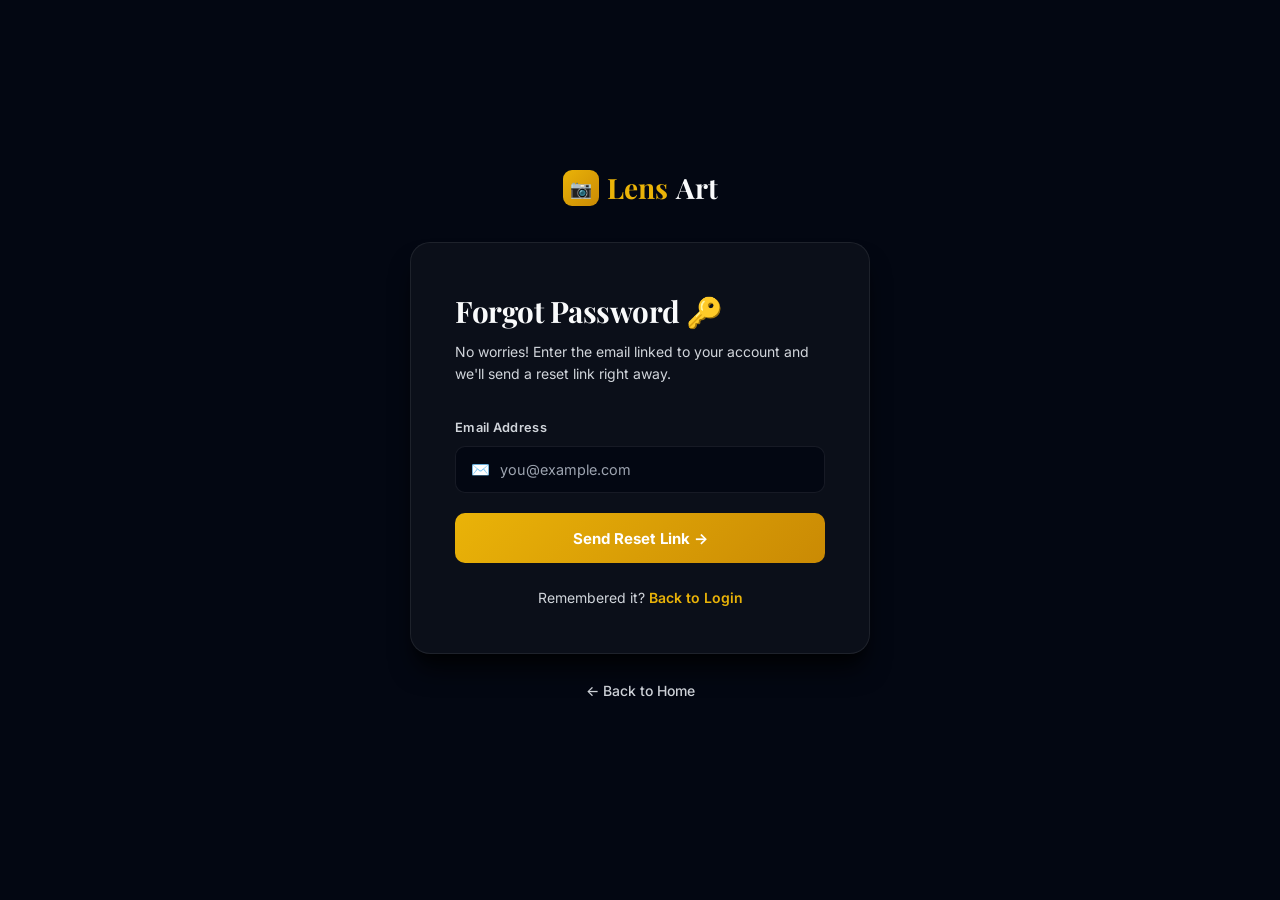
<file: forgot-password.html>
<!DOCTYPE html>
<html lang="en">
<head>
  <meta charset="UTF-8" />
  <meta name="viewport" content="width=device-width, initial-scale=1.0" />
  <title>Forgot Password — LensArt Photography Portfolio</title>
  <meta name="description" content="Reset your LensArt account password. Enter your email and we'll send you a reset link." />
  <link rel="stylesheet" href="css/style.css" />
  <link rel="stylesheet" href="css/auth.css" />
  <link rel="icon" href="data:image/svg+xml,<svg xmlns='http://www.w3.org/2000/svg' viewBox='0 0 100 100'><text y='.9em' font-size='90'>📷</text></svg>" />
</head>
<body>

<div class="auth-bg-blob-1"></div>
<div class="auth-bg-blob-2"></div>
<div class="auth-bg-grid"></div>

<main class="auth-page">
  <div class="auth-container">

    <!-- Logo -->
    <div class="auth-logo">
      <a href="index.html">
        <span class="logo-icon">📷</span>
        Lens<span>Art</span>
      </a>
    </div>

    <!-- Card -->
    <div class="auth-card">

      <!-- FORM STATE -->
      <div id="form-state">
        <div class="auth-card-header">
          <h1 class="auth-title">Forgot Password 🔑</h1>
          <p class="auth-subtitle">
            No worries! Enter the email linked to your account and we'll send a reset link right away.
          </p>
        </div>

        <!-- Alert -->
        <div class="alert alert-error" id="forgot-alert" role="alert">
          <span class="alert-icon">⚠️</span>
          <span id="forgot-alert-text"></span>
        </div>

        <form id="forgot-form" novalidate>

          <!-- Email -->
          <div class="form-group">
            <label class="form-label" for="email">Email Address</label>
            <div class="input-wrapper">
              <span class="input-icon">✉️</span>
              <input
                type="email"
                id="email"
                name="email"
                class="form-input"
                placeholder="you@example.com"
                autocomplete="email"
                required
              />
            </div>
            <span class="form-error" id="email-error">⚠ Please enter a valid email address.</span>
          </div>

          <button type="submit" class="btn btn-primary btn-submit" id="forgot-btn">
            Send Reset Link →
          </button>

        </form>

        <p class="auth-footer-link">
          Remembered it? <a href="login.html">Back to Login</a>
        </p>
      </div>

      <!-- SUCCESS STATE (hidden initially) -->
      <div id="success-state" class="success-state" style="display:none;">
        <div class="success-icon-wrapper" role="img" aria-label="Success">📬</div>
        <h2 class="auth-title">Check Your Email!</h2>
        <p class="auth-subtitle" id="success-message" style="margin-bottom:2rem;">
          A password reset link has been sent. Please check your inbox and spam folder.
        </p>
        <a href="login.html" class="btn btn-primary btn-submit" style="margin-bottom:1rem;">
          ← Back to Login
        </a>
        <p class="auth-footer-link">
          Didn't receive it?
          <a href="#" id="resend-link">Resend email</a>
        </p>
      </div>

    </div>

    <div style="text-align:center;margin-top:1.5rem;">
      <a href="index.html" class="back-link">← Back to Home</a>
    </div>

  </div>
</main>

<script src="js/auth.js"></script>
<script>
  Auth.redirectIfLoggedIn('dashboard.html');

  let lastEmail = '';

  document.getElementById('forgot-form').addEventListener('submit', function(e) {
    e.preventDefault();

    const email = document.getElementById('email').value.trim();

    // Clear errors
    document.getElementById('email-error').classList.remove('show');
    document.getElementById('email').classList.remove('error');
    document.getElementById('forgot-alert').classList.remove('show');

    if (!email || !/^[^\s@]+@[^\s@]+\.[^\s@]+$/.test(email)) {
      document.getElementById('email-error').classList.add('show');
      document.getElementById('email').classList.add('error');
      return;
    }

    const btn = document.getElementById('forgot-btn');
    btn.textContent = 'Sending…';
    btn.classList.add('loading');
    btn.disabled = true;

    setTimeout(() => {
      const result = Auth.forgotPassword(email);

      if (result.success) {
        lastEmail = email;
        document.getElementById('success-message').textContent = result.message;
        document.getElementById('form-state').style.display = 'none';
        document.getElementById('success-state').style.display = 'block';
      } else {
        document.getElementById('forgot-alert-text').textContent = result.message;
        document.getElementById('forgot-alert').classList.add('show');
        btn.textContent = 'Send Reset Link →';
        btn.classList.remove('loading');
        btn.disabled = false;
      }
    }, 800);
  });

  // Resend link
  document.getElementById('resend-link').addEventListener('click', function(e) {
    e.preventDefault();
    this.textContent = 'Sent again! ✓';
    this.style.pointerEvents = 'none';
    setTimeout(() => {
      this.textContent = 'Resend email';
      this.style.pointerEvents = '';
    }, 4000);
  });
</script>
</body>
</html>
</file>
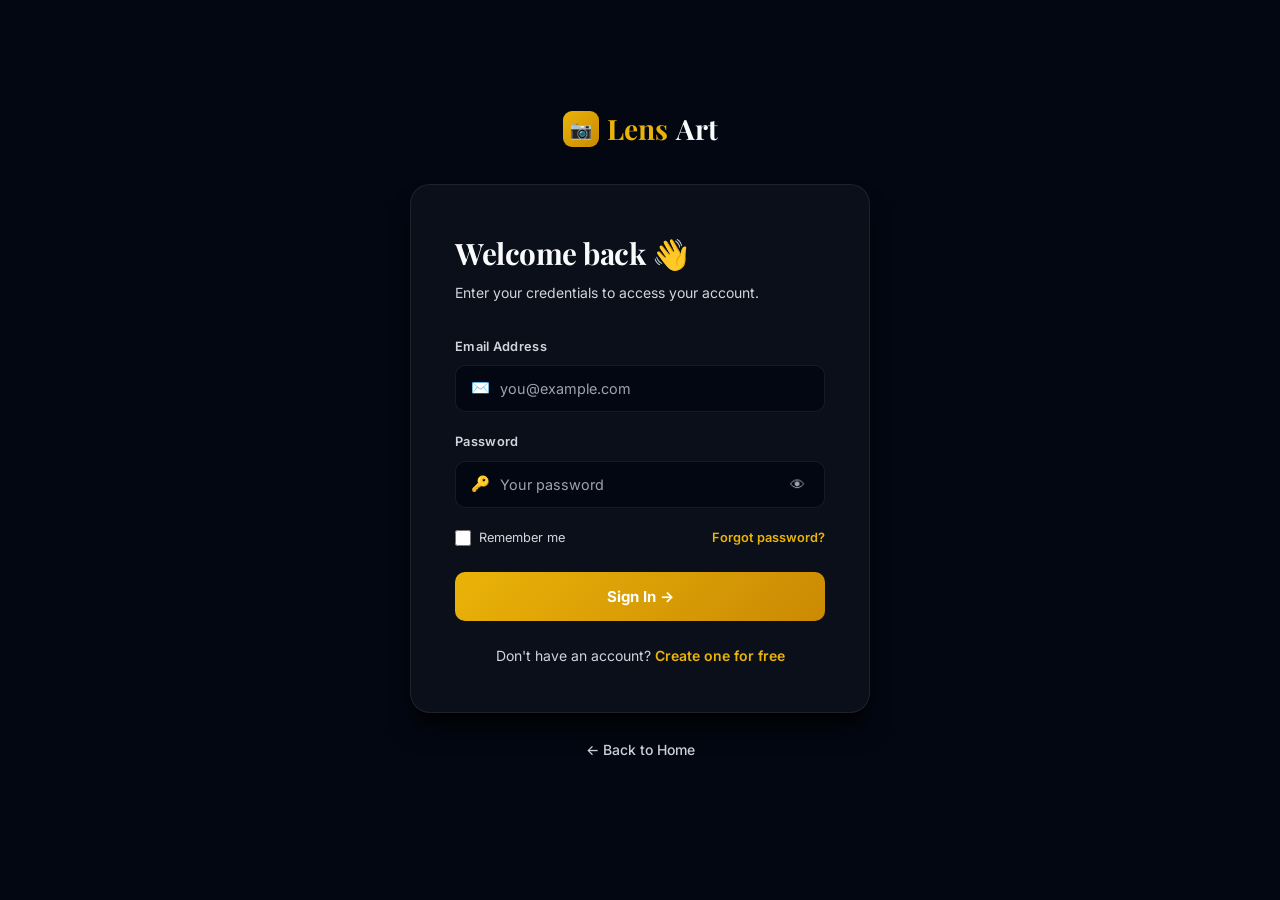
<file: login.html>
<!DOCTYPE html>
<html lang="en">
<head>
  <meta charset="UTF-8" />
  <meta name="viewport" content="width=device-width, initial-scale=1.0" />
  <title>Login — LensArt Photography Portfolio</title>
  <meta name="description" content="Log in to your LensArt account to access your dashboard, saved photos, and exclusive content." />
  <link rel="stylesheet" href="css/style.css" />
  <link rel="stylesheet" href="css/auth.css" />
  <link rel="icon" href="data:image/svg+xml,<svg xmlns='http://www.w3.org/2000/svg' viewBox='0 0 100 100'><text y='.9em' font-size='90'>📷</text></svg>" />
</head>
<body>

<div class="auth-bg-blob-1"></div>
<div class="auth-bg-blob-2"></div>
<div class="auth-bg-grid"></div>

<main class="auth-page">
  <div class="auth-container">

    <!-- Logo -->
    <div class="auth-logo">
      <a href="index.html">
        <span class="logo-icon">📷</span>
        Lens<span>Art</span>
      </a>
    </div>

    <!-- Card -->
    <div class="auth-card">
      <div class="auth-card-header">
        <h1 class="auth-title">Welcome back 👋</h1>
        <p class="auth-subtitle">Enter your credentials to access your account.</p>
      </div>

      <!-- Alert -->
      <div class="alert alert-error" id="login-alert" role="alert">
        <span class="alert-icon">⚠️</span>
        <span id="login-alert-text"></span>
      </div>

      <!-- Form -->
      <form id="login-form" novalidate>

        <!-- Email -->
        <div class="form-group">
          <label class="form-label" for="email">Email Address</label>
          <div class="input-wrapper">
            <span class="input-icon">✉️</span>
            <input
              type="email"
              id="email"
              name="email"
              class="form-input"
              placeholder="you@example.com"
              autocomplete="email"
              required
            />
          </div>
          <span class="form-error" id="email-error">⚠ Please enter a valid email.</span>
        </div>

        <!-- Password -->
        <div class="form-group">
          <label class="form-label" for="password">Password</label>
          <div class="input-wrapper">
            <span class="input-icon">🔑</span>
            <input
              type="password"
              id="password"
              name="password"
              class="form-input"
              placeholder="Your password"
              autocomplete="current-password"
              required
            />
            <button type="button" class="toggle-password" id="toggle-pw" aria-label="Toggle password visibility">
              👁
            </button>
          </div>
          <span class="form-error" id="password-error">⚠ Password is required.</span>
        </div>

        <!-- Options row -->
        <div class="form-options">
          <label class="checkbox-label">
            <input type="checkbox" id="remember-me" name="remember" />
            Remember me
          </label>
          <a href="forgot-password.html" class="forgot-link">Forgot password?</a>
        </div>

        <!-- Submit -->
        <button type="submit" class="btn btn-primary btn-submit" id="login-btn">
          Sign In →
        </button>

      </form>

      <p class="auth-footer-link">
        Don't have an account? <a href="signup.html" id="signup-link">Create one for free</a>
      </p>
    </div>

    <!-- Back link -->
    <div style="text-align:center;margin-top:1.5rem;">
      <a href="index.html" class="back-link">← Back to Home</a>
    </div>

  </div>
</main>

<script src="js/auth.js"></script>
<script>
  // Redirect if already logged in
  Auth.redirectIfLoggedIn('dashboard.html');

  // Pre-fill remembered email
  const rememberedEmail = Auth.getRememberedEmail();
  if (rememberedEmail) {
    document.getElementById('email').value = rememberedEmail;
    document.getElementById('remember-me').checked = true;
  }

  // Toggle password visibility
  document.getElementById('toggle-pw').addEventListener('click', function() {
    const pw = document.getElementById('password');
    const isText = pw.type === 'text';
    pw.type = isText ? 'password' : 'text';
    this.textContent = isText ? '👁' : '🙈';
  });

  // Form submit
  document.getElementById('login-form').addEventListener('submit', function(e) {
    e.preventDefault();

    const email    = document.getElementById('email').value.trim();
    const password = document.getElementById('password').value;
    const remember = document.getElementById('remember-me').checked;

    // Clear errors
    document.getElementById('email-error').classList.remove('show');
    document.getElementById('password-error').classList.remove('show');
    document.getElementById('login-alert').classList.remove('show');

    // Basic validation
    let valid = true;

    if (!email || !/^[^\s@]+@[^\s@]+\.[^\s@]+$/.test(email)) {
      document.getElementById('email-error').classList.add('show');
      document.getElementById('email').classList.add('error');
      valid = false;
    } else {
      document.getElementById('email').classList.remove('error');
    }

    if (!password) {
      document.getElementById('password-error').classList.add('show');
      document.getElementById('password').classList.add('error');
      valid = false;
    } else {
      document.getElementById('password').classList.remove('error');
    }

    if (!valid) return;

    // Loading state
    const btn = document.getElementById('login-btn');
    btn.textContent = 'Signing in…';
    btn.classList.add('loading');
    btn.disabled = true;

    setTimeout(() => {
      const result = Auth.login(email, password, remember);

      if (result.success) {
        btn.textContent = '✔ Success! Redirecting…';
        const params = new URLSearchParams(window.location.search);
        const redir = params.get('redirect');

        // Run terminal boot sequence if available
        if (window.FeatureActivation) {
          FeatureActivation.runActivationSequence(() => {
            window.location.href = redir ? decodeURIComponent(redir) : 'dashboard.html';
          });
        } else {
          setTimeout(() => { window.location.href = redir ? decodeURIComponent(redir) : 'dashboard.html'; }, 700);
        }
      } else {
        // Show error
        document.getElementById('login-alert-text').textContent = result.message;
        document.getElementById('login-alert').classList.add('show');
        btn.textContent = 'Sign In →';
        btn.classList.remove('loading');
        btn.disabled = false;
      }
    }, 500);
  });

  // Preserve redirect parameter
  const params = new URLSearchParams(window.location.search);
  const redir = params.get('redirect');
  if (redir) {
    document.getElementById('signup-link').href = `signup.html?redirect=${encodeURIComponent(redir)}`;
  }
</script>
</body>
</html>
</file>
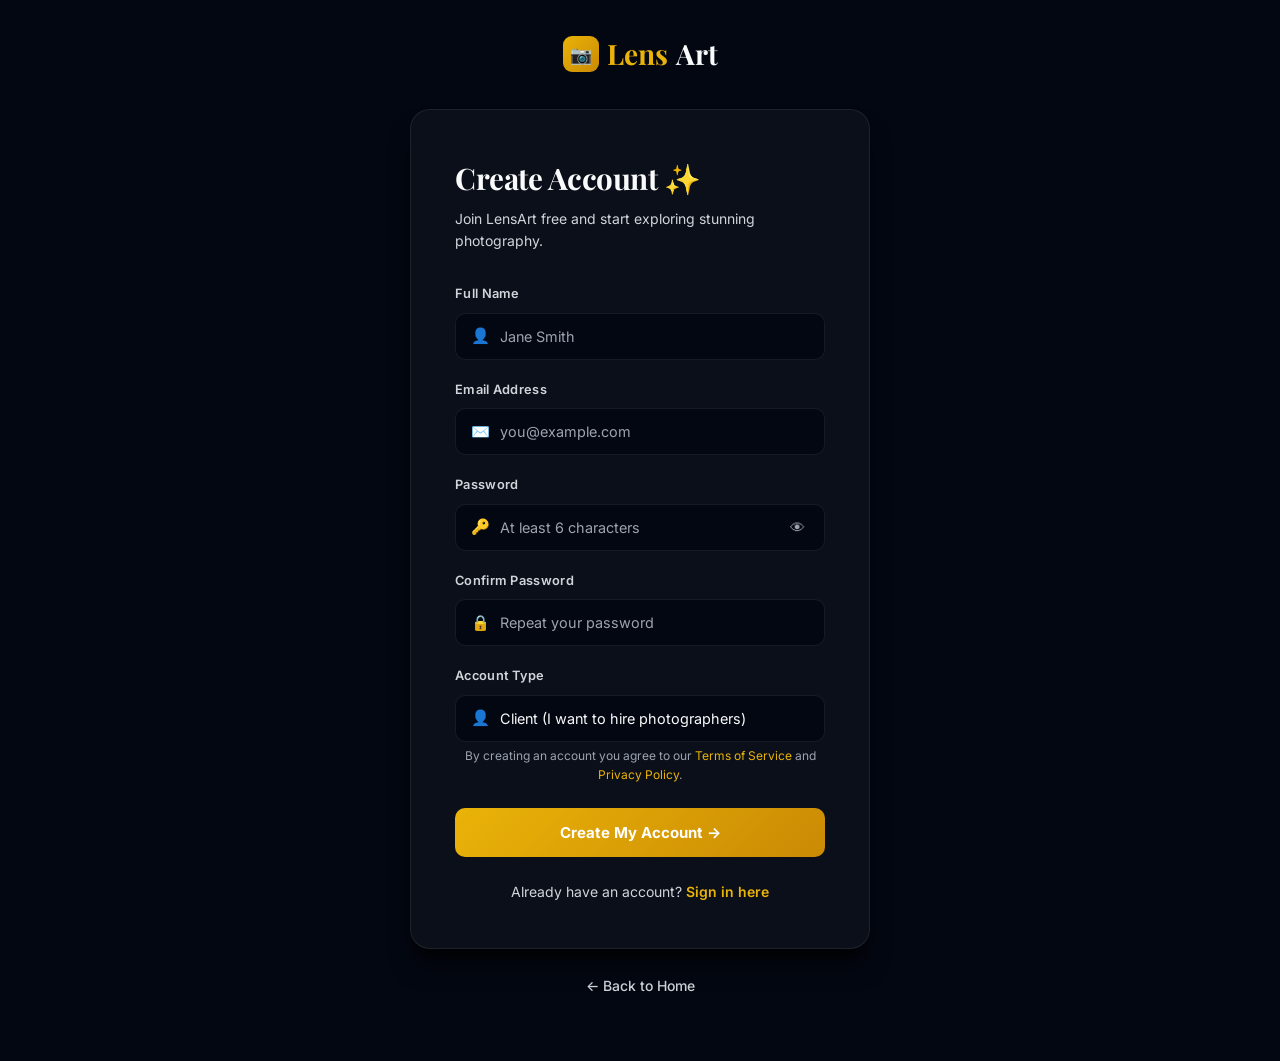
<file: signup.html>
<!DOCTYPE html>
<html lang="en">
<head>
  <meta charset="UTF-8" />
  <meta name="viewport" content="width=device-width, initial-scale=1.0" />
  <title>Sign Up — LensArt Photography Portfolio</title>
  <meta name="description" content="Join LensArt for free. Create your account to explore, save, and enjoy world-class photography portfolios." />
  <link rel="stylesheet" href="css/style.css" />
  <link rel="stylesheet" href="css/auth.css" />
  <link rel="icon" href="data:image/svg+xml,<svg xmlns='http://www.w3.org/2000/svg' viewBox='0 0 100 100'><text y='.9em' font-size='90'>📷</text></svg>" />
</head>
<body>

<div class="auth-bg-blob-1"></div>
<div class="auth-bg-blob-2"></div>
<div class="auth-bg-grid"></div>

<main class="auth-page">
  <div class="auth-container">

    <!-- Logo -->
    <div class="auth-logo">
      <a href="index.html">
        <span class="logo-icon">📷</span>
        Lens<span>Art</span>
      </a>
    </div>

    <!-- Card -->
    <div class="auth-card">
      <div class="auth-card-header">
        <h1 class="auth-title">Create Account ✨</h1>
        <p class="auth-subtitle">Join LensArt free and start exploring stunning photography.</p>
      </div>

      <!-- Alert -->
      <div class="alert alert-error" id="signup-alert" role="alert">
        <span class="alert-icon">⚠️</span>
        <span id="signup-alert-text"></span>
      </div>

      <!-- Form -->
      <form id="signup-form" novalidate>

        <!-- Full name -->
        <div class="form-group">
          <label class="form-label" for="full-name">Full Name</label>
          <div class="input-wrapper">
            <span class="input-icon">👤</span>
            <input
              type="text"
              id="full-name"
              name="name"
              class="form-input"
              placeholder="Jane Smith"
              autocomplete="name"
              required
            />
          </div>
          <span class="form-error" id="name-error">⚠ Please enter your full name.</span>
        </div>

        <!-- Email -->
        <div class="form-group">
          <label class="form-label" for="email">Email Address</label>
          <div class="input-wrapper">
            <span class="input-icon">✉️</span>
            <input
              type="email"
              id="email"
              name="email"
              class="form-input"
              placeholder="you@example.com"
              autocomplete="email"
              required
            />
          </div>
          <span class="form-error" id="email-error">⚠ Please enter a valid email address.</span>
        </div>

        <!-- Password -->
        <div class="form-group">
          <label class="form-label" for="password">Password</label>
          <div class="input-wrapper">
            <span class="input-icon">🔑</span>
            <input
              type="password"
              id="password"
              name="password"
              class="form-input"
              placeholder="At least 6 characters"
              autocomplete="new-password"
              required
              minlength="6"
            />
            <button type="button" class="toggle-password" id="toggle-pw" aria-label="Toggle">👁</button>
          </div>
          <span class="form-error" id="password-error">⚠ Password must be at least 6 characters.</span>
          <!-- Strength meter -->
          <div class="password-strength" id="strength-meter" style="display:none;">
            <div class="strength-bars">
              <div class="strength-bar" id="bar-1"></div>
              <div class="strength-bar" id="bar-2"></div>
              <div class="strength-bar" id="bar-3"></div>
              <div class="strength-bar" id="bar-4"></div>
            </div>
            <div class="strength-label">
              <span>Password strength:</span>
              <span id="strength-text">—</span>
            </div>
          </div>
        </div>

        <!-- Confirm password -->
        <div class="form-group">
          <label class="form-label" for="confirm-password">Confirm Password</label>
          <div class="input-wrapper">
            <span class="input-icon">🔒</span>
            <input
              type="password"
              id="confirm-password"
              name="confirm_password"
              class="form-input"
              placeholder="Repeat your password"
              autocomplete="new-password"
              required
            />
          </div>
          <span class="form-error" id="confirm-error">⚠ Passwords do not match.</span>
        </div>

        <!-- Account Type (Role) -->
        <div class="form-group">
          <label class="form-label" for="role">Account Type</label>
          <div class="input-wrapper">
            <span class="input-icon">👤</span>
            <select id="role" name="role" class="form-input" required style="padding-left: 2.75rem; background: var(--bg-primary);">
              <option value="client">Client (I want to hire photographers)</option>
              <option value="photographer">Photographer (I want to showcase portfolio &amp; find work)</option>
            </select>
          </div>
        </div>

        <!-- Terms -->
        <p class="terms-text">
          By creating an account you agree to our
          <a href="#">Terms of Service</a> and <a href="#">Privacy Policy</a>.
        </p>

        <!-- Submit -->
        <button type="submit" class="btn btn-primary btn-submit" id="signup-btn">
          Create My Account →
        </button>

      </form>

      <p class="auth-footer-link">
        Already have an account? <a href="login.html" id="login-link">Sign in here</a>
      </p>
    </div>

    <div style="text-align:center;margin-top:1.5rem;">
      <a href="index.html" class="back-link">← Back to Home</a>
    </div>

  </div>
</main>

<script src="js/auth.js"></script>
<script>
  Auth.redirectIfLoggedIn('dashboard.html');

  // Toggle password
  document.getElementById('toggle-pw').addEventListener('click', function() {
    const pw = document.getElementById('password');
    const isText = pw.type === 'text';
    pw.type = isText ? 'password' : 'text';
    this.textContent = isText ? '👁' : '🙈';
  });

  // Password strength meter
  document.getElementById('password').addEventListener('input', function() {
    const val = this.value;
    const meter = document.getElementById('strength-meter');
    const text  = document.getElementById('strength-text');
    const bars  = [
      document.getElementById('bar-1'),
      document.getElementById('bar-2'),
      document.getElementById('bar-3'),
      document.getElementById('bar-4')
    ];

    if (!val) { meter.style.display = 'none'; return; }
    meter.style.display = 'block';

    // Score
    let score = 0;
    if (val.length >= 6)  score++;
    if (val.length >= 10) score++;
    if (/[A-Z]/.test(val) && /[a-z]/.test(val)) score++;
    if (/[0-9]/.test(val) && /[^A-Za-z0-9]/.test(val)) score++;

    const levels = ['', 'weak', 'weak', 'medium', 'strong'];
    const labels = { weak: '🔴 Weak', medium: '🟡 Fair', strong: '🟢 Strong' };

    bars.forEach((bar, i) => {
      bar.className = 'strength-bar';
      if (i < score) bar.classList.add(levels[score]);
    });

    text.textContent = labels[levels[score]] || '—';
  });

  // Form submit
  document.getElementById('signup-form').addEventListener('submit', function(e) {
    e.preventDefault();

    const name     = document.getElementById('full-name').value.trim();
    const email    = document.getElementById('email').value.trim();
    const password = document.getElementById('password').value;
    const confirm  = document.getElementById('confirm-password').value;

    // Clear
    ['name-error','email-error','password-error','confirm-error'].forEach(id => {
      document.getElementById(id).classList.remove('show');
    });
    ['full-name','email','password','confirm-password'].forEach(id => {
      document.getElementById(id).classList.remove('error');
    });
    document.getElementById('signup-alert').classList.remove('show');

    let valid = true;

    if (!name) {
      document.getElementById('name-error').classList.add('show');
      document.getElementById('full-name').classList.add('error');
      valid = false;
    }
    if (!email || !/^[^\s@]+@[^\s@]+\.[^\s@]+$/.test(email)) {
      document.getElementById('email-error').classList.add('show');
      document.getElementById('email').classList.add('error');
      valid = false;
    }
    if (!password || password.length < 6) {
      document.getElementById('password-error').classList.add('show');
      document.getElementById('password').classList.add('error');
      valid = false;
    }
    if (password !== confirm) {
      document.getElementById('confirm-error').classList.add('show');
      document.getElementById('confirm-password').classList.add('error');
      valid = false;
    }

    if (!valid) return;

    const role = document.getElementById('role').value;

    const btn = document.getElementById('signup-btn');
    btn.textContent = 'Creating account…';
    btn.classList.add('loading');
    btn.disabled = true;

    setTimeout(() => {
      const result = Auth.signup(name, email, password, role);

      if (result.success) {
        btn.textContent = '✔ Account created! Redirecting…';
        const params = new URLSearchParams(window.location.search);
        const redir = params.get('redirect');

        // Run terminal boot sequence if available
        if (window.FeatureActivation) {
          FeatureActivation.runActivationSequence(() => {
            window.location.href = redir ? decodeURIComponent(redir) : 'dashboard.html';
          });
        } else {
          setTimeout(() => { window.location.href = redir ? decodeURIComponent(redir) : 'dashboard.html'; }, 800);
        }
      } else {
        document.getElementById('signup-alert-text').textContent = result.message;
        document.getElementById('signup-alert').classList.add('show');
        btn.textContent = 'Create My Account →';
        btn.classList.remove('loading');
        btn.disabled = false;
      }
    }, 600);
  });

  // Preserve redirect parameter
  const params = new URLSearchParams(window.location.search);
  const redir = params.get('redirect');
  if (redir) {
    document.getElementById('login-link').href = `login.html?redirect=${encodeURIComponent(redir)}`;
  }
</script>
</body>
</html>
</file>
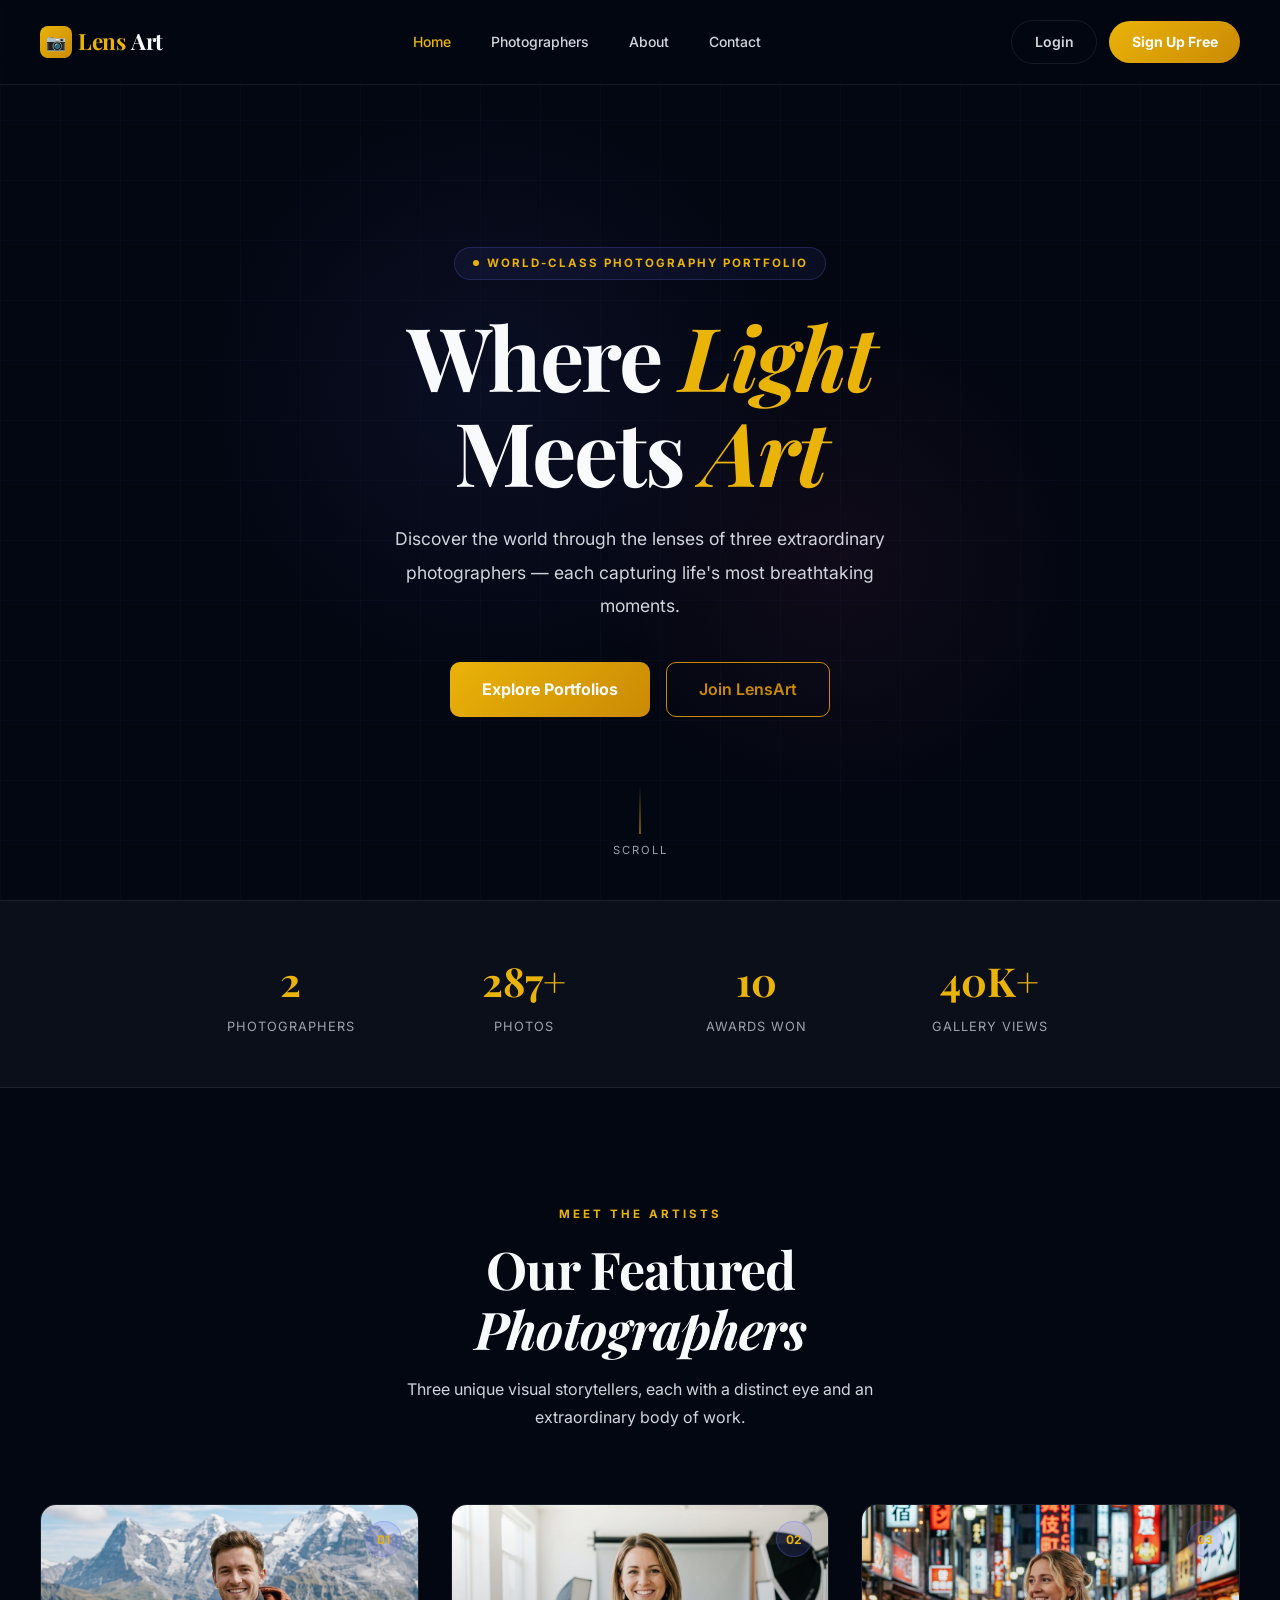
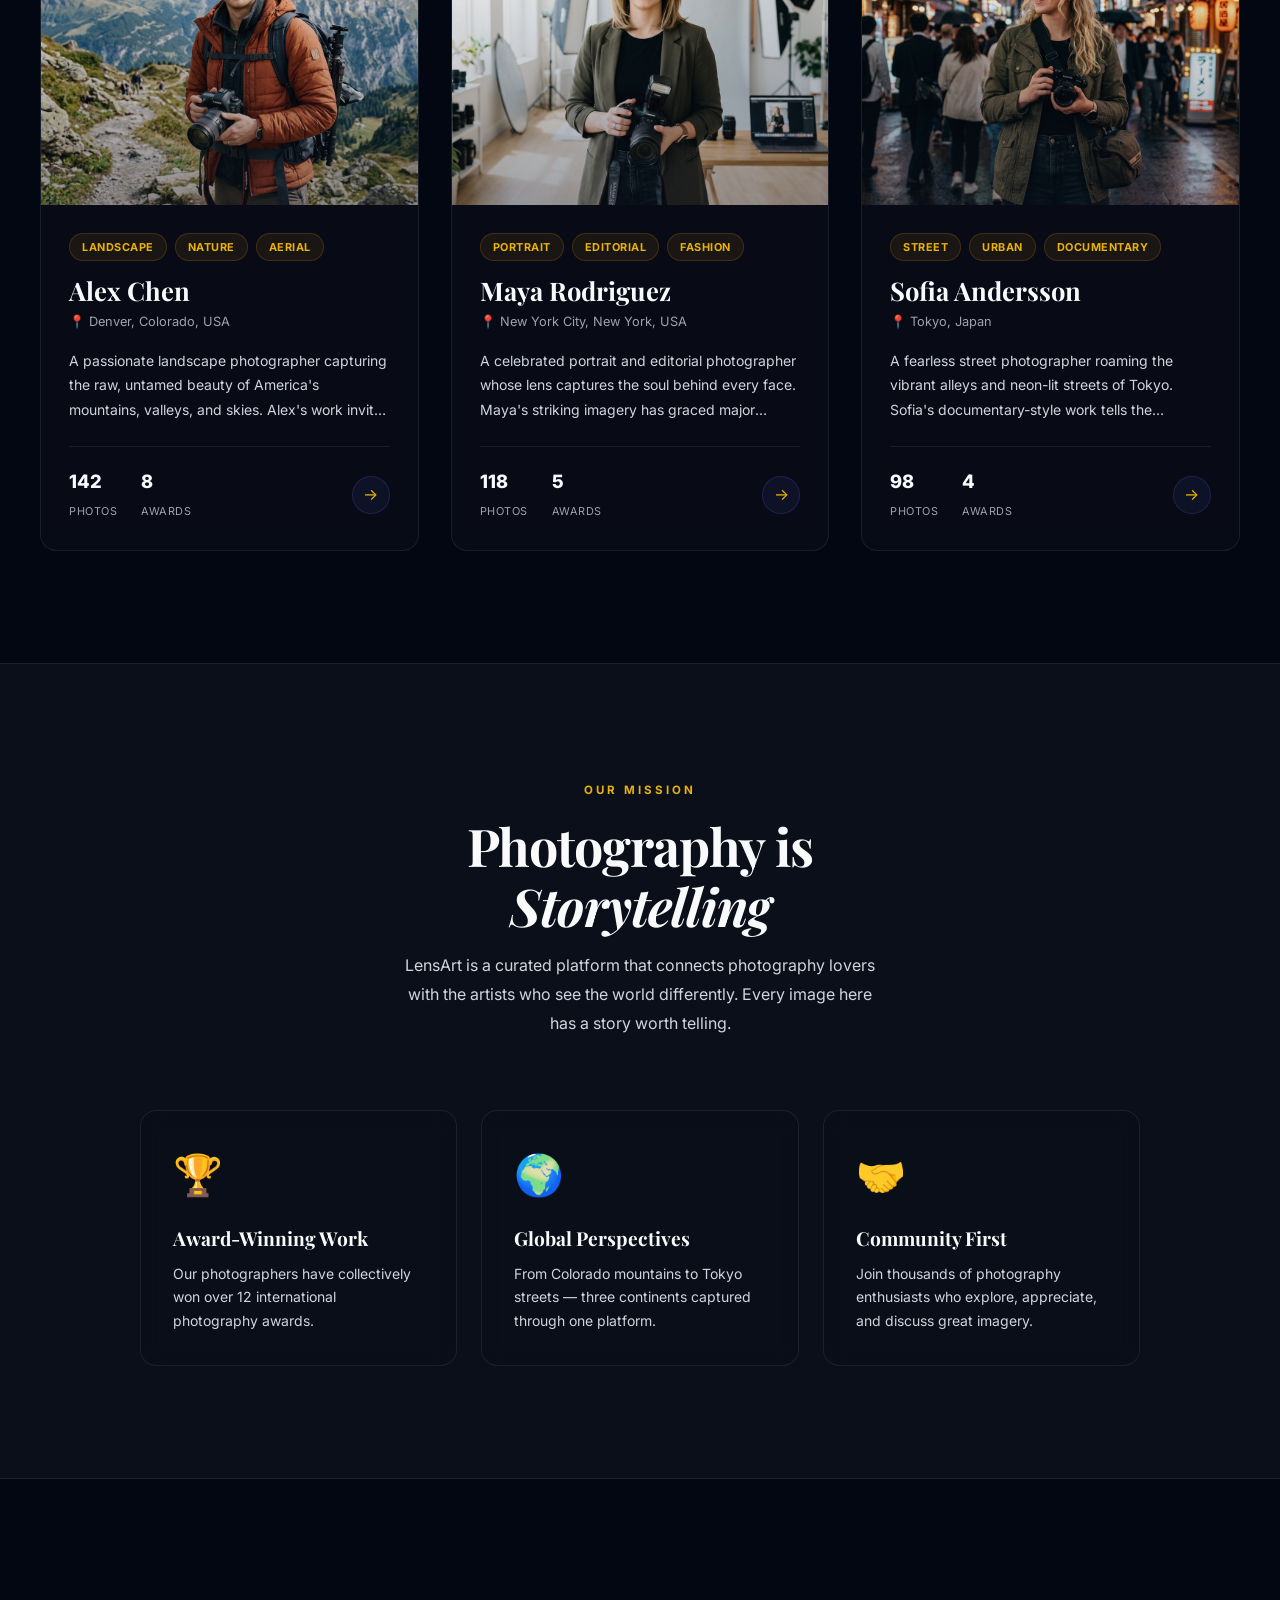
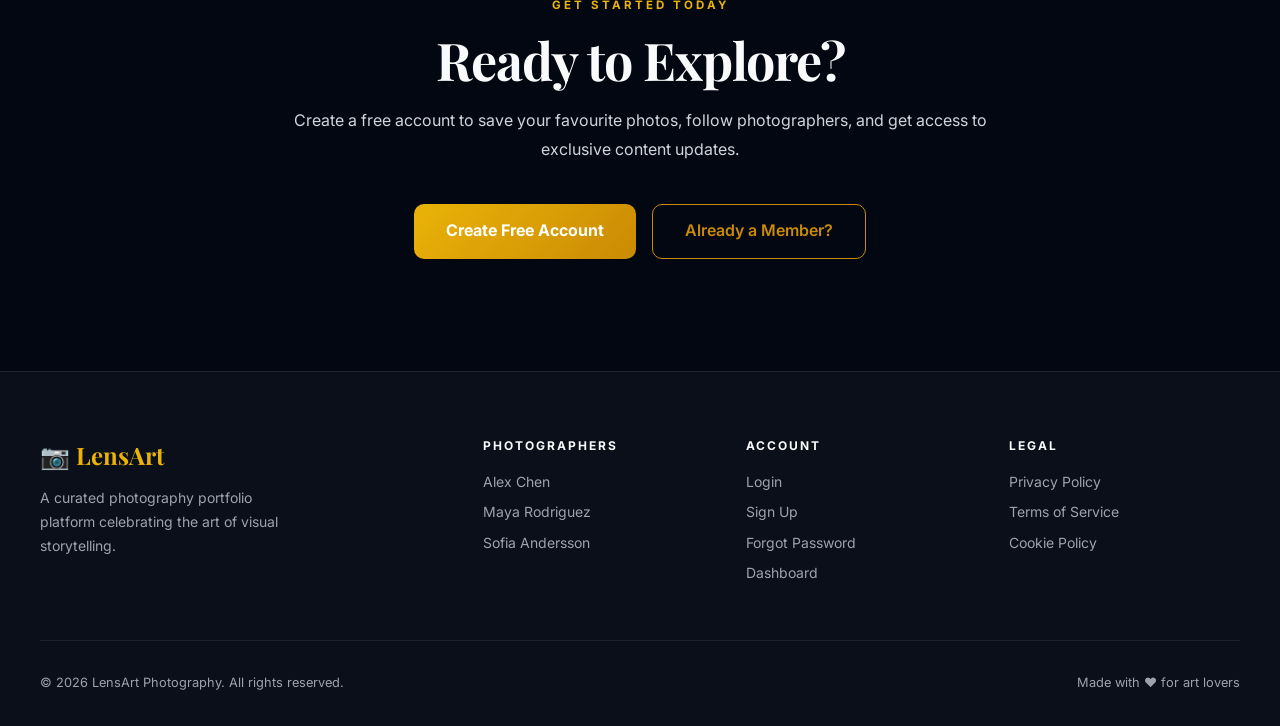
<file: photographer/profile.html>
<!DOCTYPE html>
<html lang="en">
<head>
  <meta charset="UTF-8" />
  <meta name="viewport" content="width=device-width, initial-scale=1.0" />
  <title>Photographer Profile | LensArt</title>
  <meta name="description" content="Explore professional photography portfolios from LensArt members." />
  <link rel="stylesheet" href="../css/style.css" />
  <link rel="stylesheet" href="../css/gallery.css" />
  <link rel="icon" href="data:image/svg+xml,<svg xmlns='http://www.w3.org/2000/svg' viewBox='0 0 100 100'><text y='.9em' font-size='90'>📷</text></svg>" />
  <style>
    /* Gradient Avatar for custom photographers */
    .profile-avatar-placeholder {
      width: 100%;
      aspect-ratio: 1;
      border-radius: 20px;
      border: 2px solid var(--border);
      box-shadow: 0 32px 64px rgba(0, 0, 0, 0.1);
      display: flex;
      align-items: center;
      justify-content: center;
      font-size: 4rem;
      font-weight: 800;
      color: #fff;
      background: linear-gradient(135deg, var(--accent), var(--accent-dark));
      text-transform: uppercase;
      font-family: 'Playfair Display', serif;
    }
  </style>
</head>
<body>

<!-- NAVBAR -->
<nav class="navbar" id="navbar">
  <a href="../index.html" class="nav-logo">
    <span class="logo-icon">📷</span>
    Lens<span>Art</span>
  </a>
  <ul class="nav-center">
    <li><a href="../index.html">Home</a></li>
    <li><a href="../index.html#photographers">Photographers</a></li>
  </ul>
  <div class="nav-auth" id="nav-auth"></div>
  <button class="hamburger" id="hamburger"><span></span><span></span><span></span></button>
</nav>

<!-- Mobile nav -->
<div class="mobile-nav" id="mobile-nav">
  <a href="../index.html">Home</a>
  <a href="../index.html#photographers">Photographers</a>
  <a href="../login.html">Login</a>
  <a href="../signup.html" class="btn btn-primary">Sign Up</a>
</div>

<div class="back-nav">
  <a href="../index.html">← Back to All Photographers</a>
</div>

<!-- ═══════════════════════════════════════════
     PHOTOGRAPHER HERO
     (Populated Dynamically)
═══════════════════════════════════════════ -->
<section class="photographer-hero">
  <div class="photographer-hero-bg"></div>

  <div class="photographer-profile">

    <!-- Avatar -->
    <div class="profile-avatar-wrapper" id="avatar-container">
      <div class="profile-avatar-glow"></div>
      <div class="profile-avatar-placeholder" id="profile-initials">?</div>
      <div class="profile-availability">
        <span class="availability-dot"></span>
        Available for bookings
      </div>
    </div>

    <!-- Info -->
    <div class="profile-info">
      <div class="profile-specialty" id="profile-specialties">
        <span class="tag">Photographer</span>
      </div>

      <h1 class="profile-name" id="profile-name">Photographer Name</h1>

      <p class="profile-location" id="profile-location">📍 Location</p>

      <p class="profile-bio" id="profile-bio">
        Photographer bio content...
      </p>

      <div class="profile-stats">
        <div class="profile-stat">
          <span class="profile-stat-value" id="stat-photos-count">0</span>
          <span class="profile-stat-label">Photos</span>
        </div>
        <div class="profile-stat">
          <span class="profile-stat-value" id="stat-rate-display">$0/hr</span>
          <span class="profile-stat-label">Rate</span>
        </div>
        <div class="profile-stat">
          <span class="profile-stat-value" id="stat-views-display">120</span>
          <span class="profile-stat-label">Views</span>
        </div>
        <div class="profile-stat">
          <span class="profile-stat-value" id="stat-followers-display">0</span>
          <span class="profile-stat-label">Followers</span>
        </div>
      </div>

      <div class="profile-actions">
        <button onclick="triggerBookingModal()" class="btn btn-primary" id="hire-btn">✉️ Commission</button>
        <button onclick="handleFollowToggle()" class="btn btn-outline" id="follow-btn">❤️ Follow</button>
        <div class="social-links">
          <a href="#" class="social-link" title="Instagram">📸</a>
          <a href="#" class="social-link" title="Twitter">🐦</a>
          <a href="#" class="social-link" title="Website">🌐</a>
        </div>
      </div>
    </div>
  </div>
</section>

<!-- ═══════════════════════════════════════════
     GALLERY
═══════════════════════════════════════════ -->
<section class="gallery-section">
  <div class="gallery-controls">
    <div class="gallery-filters" style="visibility: hidden;">
      <button class="filter-btn active" data-filter="all" onclick="Gallery.filter('all')">All</button>
    </div>
    <span class="gallery-count" id="gallery-count">0 photos</span>
  </div>

  <div class="masonry-grid" id="gallery-grid"></div>
</section>

<!-- ═══════════════════════════════════════════
     LIGHTBOX
═══════════════════════════════════════════ -->
<div class="lightbox" id="lightbox" role="dialog" aria-modal="true" aria-label="Photo lightbox">
  <div class="lightbox-content">
    <img id="lightbox-img" src="" alt="" class="lightbox-img" />
    <div class="lightbox-info">
      <span class="lightbox-caption" id="lightbox-caption"></span>
    </div>
  </div>
  <button class="lightbox-close" onclick="Gallery.close()" aria-label="Close">✕</button>
  <button class="lightbox-prev"  onclick="Gallery.prev()"  aria-label="Previous">‹</button>
  <button class="lightbox-next"  onclick="Gallery.next()"  aria-label="Next">›</button>
  <div class="lightbox-counter" id="lightbox-counter">1 / 12</div>
</div>

<!-- Booking Modal -->
<div class="booking-modal" id="booking-modal" role="dialog" aria-modal="true" aria-labelledby="booking-modal-title">
  <div class="booking-modal-content">
    <button class="booking-modal-close" onclick="closeBookingModal()">&times;</button>
    <div class="booking-modal-header">
      <h2 class="booking-modal-title" id="booking-modal-title">Book Photographer</h2>
    </div>
    <div id="booking-form-container">
      <form class="booking-form" id="booking-form" onsubmit="submitBooking(event)">
        <input type="hidden" id="booking-photographer-name" name="photographer" value="" />
        
        <div class="form-group">
          <label class="form-label" for="booking-date">Date of Event</label>
          <input type="date" id="booking-date" class="form-input" required />
        </div>
        
        <div class="form-group">
          <label class="form-label" for="booking-session">Session Type</label>
          <select id="booking-session" class="form-input" required>
            <option value="Portrait">Portrait Session</option>
            <option value="Landscape">Landscape / Nature Commission</option>
            <option value="Event">Event / Celebration</option>
            <option value="Commercial">Commercial / Product</option>
            <option value="Street">Street / Urban Shoot</option>
          </select>
        </div>
        
        <div class="form-group">
          <label class="form-label" for="booking-budget">Estimated Budget</label>
          <select id="booking-budget" class="form-input" required>
            <option value="<$500">Under $500</option>
            <option value="$500-$1000">$500 - $1,000</option>
            <option value="$1000-$2500">$1,000 - $2,500</option>
            <option value="$2500+">$2,500+</option>
          </select>
        </div>
        
        <div class="form-group">
          <label class="form-label" for="booking-details">Session Details / Vision</label>
          <textarea id="booking-details" class="form-input" placeholder="Tell us about your shoot: location, style, and expectations..." required></textarea>
        </div>
        
        <button type="submit" class="btn btn-primary" style="width: 100%; padding: 0.85rem;">
          Submit Booking Request
        </button>
      </form>
    </div>
    
    <div id="booking-guest-container" style="display: none; text-align: center; padding: 1rem 0;">
      <p style="color: var(--text-secondary); margin-bottom: 1.5rem; line-height: 1.6;">
        You need a LensArt account to hire photographers. Log in or create a free account to book a session, check schedules, and manage your bookings.
      </p>
      <div style="display: flex; gap: 1rem; justify-content: center; flex-wrap: wrap;">
        <a id="booking-login-link" href="../login.html" class="btn btn-primary">Sign In</a>
        <a id="booking-signup-link" href="../signup.html" class="btn btn-outline">Sign Up Free</a>
      </div>
    </div>
  </div>
</div>

<footer style="background:var(--bg-secondary);border-top:1px solid var(--border);padding:2.5rem 2rem;text-align:center;">
  <p style="color:var(--text-muted);font-size:0.875rem;">
    © 2026 LensArt · <a href="../index.html" style="color:var(--accent);text-decoration:none;">Back to Home</a>
  </p>
</footer>

<script src="../js/auth.js"></script>
<script src="../js/gallery.js"></script>
<script src="../js/main.js"></script>
<script>
  Auth.updateNav('../');

  // Load photographer data based on URL parameter (?id=usr_xxx)
  let photographer = null;
  const urlParams = new URLSearchParams(window.location.search);
  const photographerId = urlParams.get('id');

  function initProfile() {
    if (!photographerId) {
      alert("No photographer ID specified.");
      window.location.href = '../index.html';
      return;
    }

    const users = JSON.parse(localStorage.getItem('photofolio_users') || '[]');
    photographer = users.find(u => u.id === photographerId && u.role === 'photographer');

    if (!photographer) {
      alert("Photographer profile not found.");
      window.location.href = '../index.html';
      return;
    }

    // Populate data
    document.getElementById('profile-name').textContent = photographer.name;
    document.title = `${photographer.name} — Photographer | LensArt`;
    document.getElementById('profile-initials').textContent = photographer.name.charAt(0).toUpperCase();
    document.getElementById('profile-location').textContent = `📍 ${photographer.location || 'Paris, France'}`;
    document.getElementById('profile-bio').textContent = photographer.bio || 'Professional photographer ready for bookings.';
    document.getElementById('stat-rate-display').textContent = `$${photographer.rate || '150'}/hr`;

    // Render specialty tags
    const specialtiesContainer = document.getElementById('profile-specialties');
    specialtiesContainer.innerHTML = '';
    const tags = (photographer.specialty || 'Portrait').split(',').map(t => t.trim());
    tags.forEach(tag => {
      const tagSpan = document.createElement('span');
      tagSpan.className = 'tag';
      tagSpan.textContent = tag;
      specialtiesContainer.appendChild(tagSpan);
    });

    // Hire button label
    document.getElementById('hire-btn').textContent = `✉️ Book ${photographer.name.split(' ')[0]}`;

    // Render stats
    // Views stats
    const statsKey = `photofolio_profile_views_${photographerId}`;
    let profileViews = parseInt(localStorage.getItem(statsKey) || '0');
    profileViews += 1; // Increment view count
    localStorage.setItem(statsKey, profileViews.toString());
    document.getElementById('stat-views-display').textContent = profileViews;

    // Followers count
    updateFollowersCount();

    // Render dynamic gallery
    const photos = photographer.portfolioPhotos || [];
    document.getElementById('stat-photos-count').textContent = photos.length;
    document.getElementById('gallery-count').textContent = `${photos.length} photos`;

    if (photos.length > 0) {
      // Map base64 string photos to format suitable for Gallery
      const galleryPhotos = photos.map((src, idx) => ({
        src: src,
        alt: `${photographer.name} portfolio photo ${idx + 1}`,
        caption: `${photographer.name} — Showcase Image #${idx + 1}`,
        category: 'all'
      }));
      Gallery.render('gallery-grid', galleryPhotos);
    } else {
      document.getElementById('gallery-grid').innerHTML = `
        <div class="empty-gallery-msg" style="grid-column: 1/-1; text-align: center; padding: 4rem 1rem; color: var(--text-muted);">
          No portfolio photos have been uploaded by this photographer yet.
        </div>
      `;
    }

    initFollowButton();
  }

  // Follow Button states
  function initFollowButton() {
    if (!Auth.isLoggedIn()) return;
    const user = Auth.getCurrentUser();
    const followsKey = 'photofolio_follows_' + user.id;
    let follows = JSON.parse(localStorage.getItem(followsKey) || '[]');
    
    const btn = document.getElementById('follow-btn');
    if (btn && follows.includes(photographer.name)) {
      btn.textContent = '❤️ Following';
      btn.classList.remove('btn-outline');
      btn.classList.add('btn-primary');
    }
  }

  function updateFollowersCount() {
    // Count how many clients are following this photographer
    let totalFollowers = 0;
    const users = JSON.parse(localStorage.getItem('photofolio_users') || '[]');
    users.forEach(u => {
      const followsKey = 'photofolio_follows_' + u.id;
      const follows = JSON.parse(localStorage.getItem(followsKey) || '[]');
      if (follows.includes(photographer.name)) {
        totalFollowers++;
      }
    });
    // Add realistic starting base for visual appeal
    const mockFollowersBase = (photographerId.charCodeAt(photographerId.length - 1) % 40) + 12;
    document.getElementById('stat-followers-display').textContent = totalFollowers + mockFollowersBase;
  }

  window.handleFollowToggle = function() {
    if (!Auth.isLoggedIn()) {
      if (window.FeatureActivation) {
        FeatureActivation.showGate('follow');
      } else {
        const currentUrl = encodeURIComponent(window.location.href);
        window.location.href = `../login.html?redirect=${currentUrl}`;
      }
      return;
    }
    
    const user = Auth.getCurrentUser();
    const followsKey = 'photofolio_follows_' + user.id;
    let follows = JSON.parse(localStorage.getItem(followsKey) || '[]');
    
    const isFollowing = follows.includes(photographer.name);
    const btn = document.getElementById('follow-btn');
    
    if (isFollowing) {
      follows = follows.filter(name => name !== photographer.name);
      if (btn) {
        btn.textContent = '❤️ Follow';
        btn.classList.remove('btn-primary');
        btn.classList.add('btn-outline');
      }
      window.showToast(`Unfollowed ${photographer.name}`);
    } else {
      follows.push(photographer.name);
      if (btn) {
        btn.textContent = '❤️ Following';
        btn.classList.remove('btn-outline');
        btn.classList.add('btn-primary');
      }
      window.showToast(`You are now following ${photographer.name}!`);
    }
    
    localStorage.setItem(followsKey, JSON.stringify(follows));
    updateFollowersCount();
  };

  // Booking Flow Trigger
  window.triggerBookingModal = function() {
    if (!Auth.isLoggedIn()) {
      if (window.FeatureActivation) {
        FeatureActivation.showGate('booking');
      } else {
        const modal = document.getElementById('booking-modal');
        const formContainer = document.getElementById('booking-form-container');
        const guestContainer = document.getElementById('booking-guest-container');
        const title = document.getElementById('booking-modal-title');
        
        document.getElementById('booking-photographer-name').value = photographer.name;
        title.textContent = `Book ${photographer.name}`;
        formContainer.style.display = 'none';
        guestContainer.style.display = 'block';
        const currentUrl = encodeURIComponent(window.location.href);
        document.getElementById('booking-login-link').href = `../login.html?redirect=${currentUrl}`;
        document.getElementById('booking-signup-link').href = `../signup.html?redirect=${currentUrl}`;
        
        modal.classList.add('active');
        document.body.style.overflow = 'hidden';
      }
      return;
    }

    const modal = document.getElementById('booking-modal');
    const formContainer = document.getElementById('booking-form-container');
    const guestContainer = document.getElementById('booking-guest-container');
    const title = document.getElementById('booking-modal-title');
    
    document.getElementById('booking-photographer-name').value = photographer.name;
    title.textContent = `Book ${photographer.name}`;
    
    formContainer.style.display = 'block';
    guestContainer.style.display = 'none';
    const dateInput = document.getElementById('booking-date');
    if (dateInput) {
      dateInput.min = new Date().toISOString().split('T')[0];
    }
    
    modal.classList.add('active');
    document.body.style.overflow = 'hidden';
  };

  window.closeBookingModal = function() {
    const modal = document.getElementById('booking-modal');
    if (modal) {
      modal.classList.remove('active');
      document.body.style.overflow = '';
    }
  };

  window.submitBooking = function(e) {
    e.preventDefault();
    if (!Auth.isLoggedIn()) return;
    
    const user = Auth.getCurrentUser();
    const date = document.getElementById('booking-date').value;
    const session = document.getElementById('booking-session').value;
    const budget = document.getElementById('booking-budget').value;
    const details = document.getElementById('booking-details').value;
    
    const newBooking = {
      id: 'bk_' + Date.now(),
      userId: user.id,
      userEmail: user.email,
      userName: user.name,
      // We also store photographer ID to let them filter requests
      photographerId: photographer.id, 
      photographer: photographer.name,
      date: date,
      session: session,
      budget: budget,
      details: details,
      status: 'Pending Approval',
      createdAt: new Date().toISOString()
    };
    
    let bookings = [];
    try {
      bookings = JSON.parse(localStorage.getItem('photofolio_bookings') || '[]');
    } catch(err) {
      bookings = [];
    }
    bookings.push(newBooking);
    localStorage.setItem('photofolio_bookings', JSON.stringify(bookings));
    
    closeBookingModal();
    window.showToast(`Request sent to ${photographer.name}!`);
    document.getElementById('booking-form').reset();
  };

  // Run on load
  initProfile();
</script>
</body>
</html>
</file>
<file: css/style.css>
/* ================================================
   Photography Portfolio — Global Styles
   Design: Dark Mode Glassmorphism + Gold Accents
   ================================================ */

@import url('https://fonts.googleapis.com/css2?family=Inter:wght@300;400;500;600;700;800;900&family=Playfair+Display:ital,wght@0,400;0,700;1,400;1,700&display=swap');

/* ── CSS Variables ── */
:root {
  --bg-primary:    #030712; /* Deep cosmic dark blue/black */
  --bg-secondary:  #0b0f19; /* Rich dark slate */
  --bg-card:       rgba(11, 15, 25, 0.65); /* Glassmorphic dark card */
  --accent:        #eab308; /* Premium Gold */
  --accent-light:  #fde047;
  --accent-dark:   #ca8a04;
  --accent-glow:   rgba(234, 179, 8, 0.15);
  --text-primary:  #f9fafb; /* Off-white */
  --text-secondary:#d1d5db; /* Light cool gray */
  --text-muted:    #9ca3af; /* Muted gray */
  --border:        rgba(255, 255, 255, 0.08); /* White glass border */
  --border-hover:  rgba(234, 179, 8, 0.45);  /* Glowing gold border */
  --glass:         rgba(11, 15, 25, 0.55);
  --glass-hover:   rgba(11, 15, 25, 0.8);
  --shadow-lg:     0 10px 15px -3px rgba(0, 0, 0, 0.5), 0 4px 6px -2px rgba(0, 0, 0, 0.3);
  --shadow-xl:     0 20px 25px -5px rgba(0, 0, 0, 0.7), 0 10px 10px -5px rgba(0, 0, 0, 0.4);
  --radius:        16px;
  --radius-sm:     10px;
  --radius-xs:     6px;
  --transition:    all 0.35s cubic-bezier(0.4, 0, 0.2, 1);
}

/* ── Reset ── */
*, *::before, *::after {
  box-sizing: border-box;
  margin: 0;
  padding: 0;
}

html { scroll-behavior: smooth; }

body {
  font-family: 'Inter', sans-serif;
  background: var(--bg-primary);
  color: var(--text-primary);
  line-height: 1.6;
  overflow-x: hidden;
  -webkit-font-smoothing: antialiased;
}

/* ── Scrollbar ── */
::-webkit-scrollbar { width: 5px; }
::-webkit-scrollbar-track { background: var(--bg-primary); }
::-webkit-scrollbar-thumb { background: var(--accent-dark); border-radius: 3px; }
::-webkit-scrollbar-thumb:hover { background: var(--accent); }

/* ── NAVBAR ── */
.navbar {
  position: fixed;
  top: 0; left: 0; right: 0;
  z-index: 1000;
  padding: 1.25rem 2.5rem;
  display: flex;
  align-items: center;
  justify-content: space-between;
  background: rgba(3, 7, 18, 0.75);
  backdrop-filter: blur(20px);
  -webkit-backdrop-filter: blur(20px);
  border-bottom: 1px solid var(--border);
  transition: var(--transition);
}

.navbar.scrolled {
  padding: 0.875rem 2.5rem;
  background: rgba(11, 15, 25, 0.92);
  box-shadow: 0 10px 30px rgba(0, 0, 0, 0.5);
}

.nav-logo {
  font-family: 'Playfair Display', serif;
  font-size: 1.4rem;
  font-weight: 700;
  color: var(--accent);
  text-decoration: none;
  letter-spacing: -0.5px;
  display: flex;
  align-items: center;
  gap: 0.375rem;
}

.nav-logo .logo-icon {
  width: 32px;
  height: 32px;
  background: linear-gradient(135deg, var(--accent), var(--accent-dark));
  border-radius: 8px;
  display: flex;
  align-items: center;
  justify-content: center;
  font-size: 1rem;
  color: #fff;
}

.nav-logo span { color: var(--text-primary); }

.nav-center {
  display: flex;
  align-items: center;
  gap: 2.5rem;
  list-style: none;
}

.nav-center a {
  color: var(--text-secondary);
  text-decoration: none;
  font-size: 0.875rem;
  font-weight: 500;
  transition: var(--transition);
  position: relative;
}

.nav-center a::after {
  content: '';
  position: absolute;
  bottom: -4px; left: 0;
  width: 0; height: 2px;
  background: var(--accent);
  border-radius: 1px;
  transition: var(--transition);
}

.nav-center a:hover { color: var(--text-primary); }
.nav-center a:hover::after { width: 100%; }

.nav-auth {
  display: flex;
  align-items: center;
  gap: 0.75rem;
}

/* ── BUTTONS ── */
.btn {
  display: inline-flex;
  align-items: center;
  justify-content: center;
  gap: 0.5rem;
  padding: 0.6rem 1.4rem;
  border-radius: 50px;
  font-size: 0.875rem;
  font-weight: 600;
  text-decoration: none;
  cursor: pointer;
  border: none;
  transition: var(--transition);
  font-family: 'Inter', sans-serif;
  white-space: nowrap;
}

.btn-ghost {
  background: transparent;
  color: var(--text-secondary);
  border: 1px solid var(--border);
}
.btn-ghost:hover {
  color: var(--text-primary);
  border-color: rgba(255,255,255,0.2);
  background: var(--glass);
}

.btn-primary {
  background: linear-gradient(135deg, var(--accent), var(--accent-dark));
  color: #ffffff;
  font-weight: 700;
}
.btn-primary:hover {
  transform: translateY(-2px);
  box-shadow: 0 8px 24px var(--accent-glow);
  filter: brightness(1.1);
  color: #ffffff;
}

.btn-outline {
  background: transparent;
  color: var(--accent-dark);
  border: 1px solid var(--accent-dark);
}
.btn-outline:hover {
  background: var(--accent);
  color: #ffffff;
  transform: translateY(-2px);
  box-shadow: 0 8px 24px var(--accent-glow);
}

.btn-danger {
  background: rgba(239, 68, 68, 0.1);
  color: #ef4444;
  border: 1px solid rgba(239, 68, 68, 0.25);
}
.btn-danger:hover {
  background: #ef4444;
  color: white;
  border-color: #ef4444;
}

.btn-lg {
  padding: 0.85rem 2rem;
  font-size: 1rem;
  border-radius: var(--radius-sm);
}

/* ── HERO ── */
.hero {
  min-height: 100vh;
  display: flex;
  align-items: center;
  justify-content: center;
  text-align: center;
  padding: 9rem 2rem 5rem;
  position: relative;
  overflow: hidden;
}

.hero-bg {
  position: absolute;
  inset: 0;
  z-index: 0;
}

.hero-bg::before {
  content: '';
  position: absolute;
  top: 10%; left: 15%;
  width: 600px; height: 600px;
  background: radial-gradient(circle, rgba(99, 102, 241, 0.08) 0%, transparent 70%);
  animation: float 8s ease-in-out infinite;
}

.hero-bg::after {
  content: '';
  position: absolute;
  bottom: 10%; right: 15%;
  width: 500px; height: 500px;
  background: radial-gradient(circle, rgba(236, 72, 153, 0.06) 0%, transparent 70%);
  animation: float 10s ease-in-out infinite reverse;
}

@keyframes float {
  0%, 100% { transform: translateY(0) scale(1); }
  50% { transform: translateY(-30px) scale(1.05); }
}

.hero-grid-pattern {
  position: absolute;
  inset: 0;
  background-image: 
    linear-gradient(rgba(99, 102, 241, 0.03) 1px, transparent 1px),
    linear-gradient(90deg, rgba(99, 102, 241, 0.03) 1px, transparent 1px);
  background-size: 60px 60px;
}

.hero-content {
  position: relative;
  z-index: 1;
  max-width: 820px;
}

.hero-badge {
  display: inline-flex;
  align-items: center;
  gap: 0.5rem;
  padding: 0.4rem 1.1rem;
  background: rgba(99, 102, 241, 0.08);
  border: 1px solid rgba(99, 102, 241, 0.25);
  border-radius: 50px;
  font-size: 0.72rem;
  font-weight: 700;
  color: var(--accent);
  letter-spacing: 2px;
  text-transform: uppercase;
  margin-bottom: 1.75rem;
  animation: fadeInDown 0.8s ease forwards;
}

.hero-badge .dot {
  width: 6px; height: 6px;
  background: var(--accent);
  border-radius: 50%;
  animation: pulse 2s infinite;
}

@keyframes pulse {
  0%, 100% { opacity: 1; transform: scale(1); }
  50% { opacity: 0.5; transform: scale(1.5); }
}

.hero-title {
  font-family: 'Playfair Display', serif;
  font-size: clamp(3rem, 8vw, 5.5rem);
  font-weight: 700;
  line-height: 1.08;
  margin-bottom: 1.5rem;
  letter-spacing: -2px;
  animation: fadeInUp 0.8s 0.1s ease both;
}

.hero-title .highlight {
  color: var(--accent);
  font-style: italic;
  position: relative;
}

.hero-subtitle {
  font-size: 1.1rem;
  color: var(--text-secondary);
  max-width: 520px;
  margin: 0 auto 2.5rem;
  line-height: 1.9;
  animation: fadeInUp 0.8s 0.2s ease both;
}

.hero-actions {
  display: flex;
  gap: 1rem;
  justify-content: center;
  flex-wrap: wrap;
  animation: fadeInUp 0.8s 0.3s ease both;
}

.hero-scroll-indicator {
  position: absolute;
  bottom: 2.5rem;
  left: 50%;
  transform: translateX(-50%);
  display: flex;
  flex-direction: column;
  align-items: center;
  gap: 0.5rem;
  color: var(--text-muted);
  font-size: 0.7rem;
  letter-spacing: 2px;
  text-transform: uppercase;
  animation: bounceDown 2s ease infinite;
}

.hero-scroll-indicator .scroll-line {
  width: 1px;
  height: 48px;
  background: linear-gradient(to bottom, transparent, var(--accent));
}

@keyframes bounceDown {
  0%, 100% { transform: translateX(-50%) translateY(0); }
  50%       { transform: translateX(-50%) translateY(10px); }
}

/* ── SECTION ── */
.section { padding: 7rem 2rem; }
.section-inner { max-width: 1200px; margin: 0 auto; }

.section-header {
  text-align: center;
  margin-bottom: 4.5rem;
}

.section-tag {
  display: inline-block;
  font-size: 0.72rem;
  font-weight: 700;
  letter-spacing: 3px;
  text-transform: uppercase;
  color: var(--accent);
  margin-bottom: 1rem;
}

.section-title {
  font-family: 'Playfair Display', serif;
  font-size: clamp(2rem, 5vw, 3.25rem);
  font-weight: 700;
  letter-spacing: -1px;
  margin-bottom: 1rem;
  line-height: 1.15;
}

.section-subtitle {
  color: var(--text-secondary);
  font-size: 1rem;
  max-width: 480px;
  margin: 0 auto;
  line-height: 1.8;
}

/* ── PHOTOGRAPHER CARDS ── */
.photographers-grid {
  display: grid;
  grid-template-columns: repeat(auto-fit, minmax(340px, 1fr));
  gap: 2rem;
  max-width: 1200px;
  margin: 0 auto;
}

.photographer-card {
  background: var(--bg-card);
  border: 1px solid var(--border);
  border-radius: var(--radius);
  overflow: hidden;
  transition: var(--transition);
  backdrop-filter: blur(10px);
  text-decoration: none;
  display: block;
  color: inherit;
}

.photographer-card:hover {
  border-color: var(--border-hover);
  transform: translateY(-10px);
  box-shadow: 0 40px 80px rgba(0, 0, 0, 0.5), 0 0 0 1px rgba(245, 158, 11, 0.12);
}

.card-image-wrapper {
  position: relative;
  overflow: hidden;
  height: 300px;
}

.card-image {
  width: 100%;
  height: 100%;
  object-fit: cover;
  transition: transform 0.6s cubic-bezier(0.4, 0, 0.2, 1);
}

.photographer-card:hover .card-image {
  transform: scale(1.08);
}

.card-image-overlay {
  position: absolute;
  inset: 0;
  background: linear-gradient(to top, rgba(15, 23, 42, 0.4) 0%, transparent 100%);
}

.card-image-number {
  position: absolute;
  top: 1rem; right: 1rem;
  width: 36px; height: 36px;
  background: rgba(99, 102, 241, 0.15);
  border: 1px solid rgba(99, 102, 241, 0.3);
  border-radius: 50%;
  display: flex;
  align-items: center;
  justify-content: center;
  font-size: 0.75rem;
  font-weight: 700;
  color: var(--accent);
}

.card-body { padding: 1.75rem; }

.card-specialty {
  display: flex;
  gap: 0.5rem;
  flex-wrap: wrap;
  margin-bottom: 0.875rem;
}

.tag {
  padding: 0.275rem 0.75rem;
  background: rgba(245, 158, 11, 0.08);
  border: 1px solid rgba(245, 158, 11, 0.18);
  border-radius: 50px;
  font-size: 0.68rem;
  font-weight: 700;
  color: var(--accent);
  letter-spacing: 0.5px;
  text-transform: uppercase;
}

.card-name {
  font-family: 'Playfair Display', serif;
  font-size: 1.6rem;
  font-weight: 700;
  margin-bottom: 0.4rem;
  line-height: 1.2;
}

.card-location {
  display: flex;
  align-items: center;
  gap: 0.375rem;
  color: var(--text-muted);
  font-size: 0.8rem;
  margin-bottom: 1rem;
}

.card-bio {
  color: var(--text-secondary);
  font-size: 0.875rem;
  line-height: 1.75;
  margin-bottom: 1.5rem;
  display: -webkit-box;
  -webkit-line-clamp: 3;
  -webkit-box-orient: vertical;
  overflow: hidden;
}

.card-footer {
  display: flex;
  align-items: center;
  justify-content: space-between;
  padding-top: 1.25rem;
  border-top: 1px solid var(--border);
}

.card-stats { display: flex; gap: 1.5rem; }

.stat-value {
  font-size: 1.15rem;
  font-weight: 800;
  color: var(--text-primary);
  display: block;
}

.stat-label {
  font-size: 0.68rem;
  color: var(--text-muted);
  text-transform: uppercase;
  letter-spacing: 0.5px;
}

.card-arrow {
  width: 38px; height: 38px;
  background: rgba(99, 102, 241, 0.08);
  border: 1px solid rgba(99, 102, 241, 0.2);
  border-radius: 50%;
  display: flex;
  align-items: center;
  justify-content: center;
  color: var(--accent);
  font-size: 1rem;
  transition: var(--transition);
}

.photographer-card:hover .card-arrow {
  background: var(--accent);
  color: #ffffff;
  transform: rotate(-45deg);
}

/* ── STATS STRIP ── */
.stats-strip {
  background: var(--bg-secondary);
  border-top: 1px solid var(--border);
  border-bottom: 1px solid var(--border);
  padding: 3rem 2rem;
}

.stats-strip-inner {
  max-width: 900px;
  margin: 0 auto;
  display: grid;
  grid-template-columns: repeat(4, 1fr);
  gap: 2rem;
  text-align: center;
}

.strip-stat-value {
  font-family: 'Playfair Display', serif;
  font-size: 2.5rem;
  font-weight: 700;
  color: var(--accent);
  display: block;
}

.strip-stat-label {
  font-size: 0.8rem;
  color: var(--text-muted);
  text-transform: uppercase;
  letter-spacing: 1px;
  margin-top: 0.25rem;
}

/* ── FOOTER ── */
footer {
  background: var(--bg-secondary);
  border-top: 1px solid var(--border);
  padding: 4rem 2rem 2rem;
}

.footer-inner {
  max-width: 1200px;
  margin: 0 auto;
}

.footer-top {
  display: grid;
  grid-template-columns: 1fr 2fr;
  gap: 4rem;
  margin-bottom: 3rem;
}

.footer-brand .footer-logo {
  font-family: 'Playfair Display', serif;
  font-size: 1.5rem;
  color: var(--accent);
  margin-bottom: 0.75rem;
  display: block;
  font-weight: 700;
}

.footer-brand p {
  color: var(--text-muted);
  font-size: 0.875rem;
  line-height: 1.7;
  max-width: 250px;
}

.footer-links {
  display: grid;
  grid-template-columns: repeat(3, 1fr);
  gap: 2rem;
}

.footer-col h4 {
  font-size: 0.75rem;
  font-weight: 700;
  letter-spacing: 2px;
  text-transform: uppercase;
  color: var(--text-primary);
  margin-bottom: 1rem;
}

.footer-col a {
  display: block;
  color: var(--text-muted);
  text-decoration: none;
  font-size: 0.875rem;
  margin-bottom: 0.5rem;
  transition: var(--transition);
}

.footer-col a:hover { color: var(--accent); }

.footer-bottom {
  display: flex;
  align-items: center;
  justify-content: space-between;
  padding-top: 2rem;
  border-top: 1px solid var(--border);
  color: var(--text-muted);
  font-size: 0.8rem;
}

/* ── ANIMATIONS ── */
.fade-in {
  opacity: 0;
  transform: translateY(30px);
  transition: opacity 0.7s ease, transform 0.7s ease;
}
.fade-in.visible {
  opacity: 1;
  transform: translateY(0);
}
.fade-in-delay-1 { transition-delay: 0.1s; }
.fade-in-delay-2 { transition-delay: 0.2s; }
.fade-in-delay-3 { transition-delay: 0.3s; }
.fade-in-delay-4 { transition-delay: 0.4s; }

@keyframes fadeInDown {
  from { opacity: 0; transform: translateY(-20px); }
  to   { opacity: 1; transform: translateY(0); }
}
@keyframes fadeInUp {
  from { opacity: 0; transform: translateY(20px); }
  to   { opacity: 1; transform: translateY(0); }
}

/* ── MOBILE NAV ── */
.hamburger {
  display: none;
  flex-direction: column;
  gap: 5px;
  cursor: pointer;
  background: none;
  border: none;
  padding: 6px;
}
.hamburger span {
  width: 24px; height: 2px;
  background: var(--text-primary);
  border-radius: 2px;
  transition: var(--transition);
}
.hamburger.open span:nth-child(1) { transform: rotate(45deg) translate(5px, 5px); }
.hamburger.open span:nth-child(2) { opacity: 0; }
.hamburger.open span:nth-child(3) { transform: rotate(-45deg) translate(5px, -5px); }

.mobile-nav {
  display: none;
  position: fixed;
  top: 0; left: 0; right: 0; bottom: 0;
  background: rgba(3, 7, 18, 0.98);
  backdrop-filter: blur(20px);
  z-index: 999;
  flex-direction: column;
  align-items: center;
  justify-content: center;
  gap: 2rem;
}
.mobile-nav.open { display: flex; }
.mobile-nav a {
  font-size: 1.5rem;
  font-family: 'Playfair Display', serif;
  color: var(--text-primary);
  text-decoration: none;
  transition: var(--transition);
}
.mobile-nav a:hover { color: var(--accent); }

/* ── RESPONSIVE ── */
@media (max-width: 1024px) {
  .footer-top { grid-template-columns: 1fr; gap: 2rem; }
  .stats-strip-inner { grid-template-columns: repeat(2, 1fr); }
}

@media (max-width: 768px) {
  .nav-center, .nav-auth { display: none; }
  .hamburger { display: flex; }
  .photographers-grid { grid-template-columns: 1fr; max-width: 480px; margin: 0 auto; }
  .footer-links { grid-template-columns: 1fr 1fr; }
  .footer-bottom { flex-direction: column; gap: 0.5rem; text-align: center; }
}

@media (max-width: 480px) {
  .navbar { padding: 1rem 1.25rem; }
  .hero { padding: 8rem 1.25rem 4rem; }
  .section { padding: 4rem 1.25rem; }
  .hero-actions { flex-direction: column; align-items: center; }
  .stats-strip-inner { grid-template-columns: repeat(2, 1fr); }
}

// polished
</file>
<file: css/auth.css>
/* ================================================
   Photography Portfolio — Auth Styles
   Login | Signup | Forgot Password
   ================================================ */

.auth-page {
  min-height: 100vh;
  display: flex;
  align-items: center;
  justify-content: center;
  padding: 2rem;
  background: var(--bg-primary);
  position: relative;
  overflow: hidden;
}

/* Background decorations */
.auth-bg-blob-1 {
  position: fixed;
  top: -20%; right: -10%;
  width: 700px; height: 700px;
  background: radial-gradient(circle, rgba(99, 102, 241, 0.06) 0%, transparent 65%);
  pointer-events: none;
  z-index: 0;
}

.auth-bg-blob-2 {
  position: fixed;
  bottom: -20%; left: -10%;
  width: 600px; height: 600px;
  background: radial-gradient(circle, rgba(99, 102, 241, 0.04) 0%, transparent 65%);
  pointer-events: none;
  z-index: 0;
}

.auth-bg-grid {
  position: fixed;
  inset: 0;
  background-image:
    linear-gradient(rgba(99, 102, 241, 0.02) 1px, transparent 1px),
    linear-gradient(90deg, rgba(99, 102, 241, 0.02) 1px, transparent 1px);
  background-size: 60px 60px;
  pointer-events: none;
  z-index: 0;
}

/* Main container */
.auth-container {
  width: 100%;
  max-width: 460px;
  position: relative;
  z-index: 1;
}

/* Logo */
.auth-logo {
  text-align: center;
  margin-bottom: 2rem;
}

.auth-logo a {
  font-family: 'Playfair Display', serif;
  font-size: 1.75rem;
  font-weight: 700;
  color: var(--accent);
  text-decoration: none;
  display: inline-flex;
  align-items: center;
  gap: 0.5rem;
}

.auth-logo a span { color: var(--text-primary); }

.auth-logo .logo-icon {
  width: 36px; height: 36px;
  background: linear-gradient(135deg, var(--accent), var(--accent-dark));
  border-radius: 9px;
  display: flex;
  align-items: center;
  justify-content: center;
  font-size: 1.1rem;
  color: #fff;
}

/* Card */
.auth-card {
  background: var(--bg-secondary);
  border: 1px solid var(--border);
  border-radius: 20px;
  padding: 2.75rem;
  backdrop-filter: blur(24px);
  -webkit-backdrop-filter: blur(24px);
  box-shadow: var(--shadow-xl);
  animation: slideUp 0.5s ease both;
}

@keyframes slideUp {
  from { opacity: 0; transform: translateY(24px); }
  to   { opacity: 1; transform: translateY(0); }
}

.auth-card-header { margin-bottom: 2rem; }

.auth-title {
  font-family: 'Playfair Display', serif;
  font-size: 1.85rem;
  font-weight: 700;
  margin-bottom: 0.4rem;
  letter-spacing: -0.5px;
}

.auth-subtitle {
  color: var(--text-secondary);
  font-size: 0.875rem;
  line-height: 1.6;
}

/* Form Groups */
.form-group { margin-bottom: 1.25rem; }

.form-row {
  display: grid;
  grid-template-columns: 1fr 1fr;
  gap: 1rem;
}

.form-label {
  display: block;
  font-size: 0.8rem;
  font-weight: 600;
  color: var(--text-secondary);
  margin-bottom: 0.5rem;
  letter-spacing: 0.3px;
}

.input-wrapper {
  position: relative;
  display: flex;
  align-items: center;
}

.input-icon {
  position: absolute;
  left: 1rem;
  color: var(--text-muted);
  font-size: 0.95rem;
  pointer-events: none;
  z-index: 1;
  display: flex;
}

.form-input {
  width: 100%;
  padding: 0.875rem 1rem 0.875rem 2.75rem;
  background: var(--bg-primary);
  border: 1px solid var(--border);
  border-radius: var(--radius-sm);
  color: var(--text-primary);
  font-size: 0.9rem;
  font-family: 'Inter', sans-serif;
  transition: var(--transition);
  outline: none;
  -webkit-appearance: none;
}

.form-input:focus {
  border-color: var(--accent);
  background: rgba(99, 102, 241, 0.02);
  box-shadow: 0 0 0 3px rgba(99, 102, 241, 0.1);
}

.form-input::placeholder { color: var(--text-muted); }

.form-input.error {
  border-color: #ef4444;
  box-shadow: 0 0 0 3px rgba(239, 68, 68, 0.1);
}

.form-input.success {
  border-color: #22c55e;
  box-shadow: 0 0 0 3px rgba(34, 197, 94, 0.1);
}

/* No icon inputs */
.form-input.no-icon {
  padding-left: 1rem;
}

/* Toggle password visibility */
.toggle-password {
  position: absolute;
  right: 1rem;
  background: none;
  border: none;
  color: var(--text-muted);
  cursor: pointer;
  font-size: 0.95rem;
  display: flex;
  transition: var(--transition);
  padding: 4px;
}
.toggle-password:hover { color: var(--text-primary); }

/* Validation messages */
.form-error {
  display: none;
  align-items: center;
  gap: 0.375rem;
  color: #ef4444;
  font-size: 0.75rem;
  margin-top: 0.4rem;
  font-weight: 500;
}
.form-error.show { display: flex; }

/* Password strength */
.password-strength { margin-top: 0.6rem; }

.strength-bars {
  display: flex;
  gap: 4px;
  margin-bottom: 0.375rem;
}

.strength-bar {
  flex: 1; height: 3px;
  background: var(--border);
  border-radius: 2px;
  transition: background 0.3s ease;
}

.strength-bar.weak   { background: #ef4444; }
.strength-bar.medium { background: var(--accent); }
.strength-bar.strong { background: #22c55e; }

.strength-label {
  font-size: 0.7rem;
  color: var(--text-muted);
  display: flex;
  justify-content: space-between;
}

.strength-label span { font-weight: 600; }
.strength-label .weak-label   { color: #ef4444; }
.strength-label .medium-label { color: var(--accent); }
.strength-label .strong-label { color: #22c55e; }

/* Form options row */
.form-options {
  display: flex;
  align-items: center;
  justify-content: space-between;
  margin-bottom: 1.5rem;
}

.checkbox-label {
  display: flex;
  align-items: center;
  gap: 0.5rem;
  font-size: 0.8rem;
  color: var(--text-secondary);
  cursor: pointer;
  user-select: none;
}

.checkbox-label input[type="checkbox"] {
  width: 16px; height: 16px;
  accent-color: var(--accent);
  cursor: pointer;
  border-radius: 4px;
}

.forgot-link {
  font-size: 0.8rem;
  color: var(--accent);
  text-decoration: none;
  font-weight: 600;
  transition: var(--transition);
}
.forgot-link:hover { color: var(--accent-light); }

/* Submit button */
.btn-submit {
  width: 100%;
  justify-content: center;
  padding: 0.95rem 1.5rem;
  font-size: 0.9375rem;
  border-radius: var(--radius-sm);
  margin-bottom: 1.5rem;
  position: relative;
  overflow: hidden;
}

.btn-submit.loading {
  pointer-events: none;
  opacity: 0.8;
}

.btn-submit::after {
  content: '';
  position: absolute;
  inset: 0;
  background: linear-gradient(90deg, transparent, rgba(255,255,255,0.15), transparent);
  transform: translateX(-100%);
  transition: none;
}

.btn-submit.loading::after {
  animation: shimmer 1.5s infinite;
}

@keyframes shimmer {
  100% { transform: translateX(100%); }
}

/* Alerts */
.alert {
  display: none;
  align-items: flex-start;
  gap: 0.625rem;
  padding: 0.875rem 1rem;
  border-radius: var(--radius-sm);
  font-size: 0.875rem;
  margin-bottom: 1.25rem;
  line-height: 1.5;
}

.alert.show { display: flex; }

.alert-icon { flex-shrink: 0; margin-top: 1px; }

.alert-error {
  background: rgba(239, 68, 68, 0.05);
  border: 1px solid rgba(239, 68, 68, 0.2);
  color: #dc2626;
}

.alert-success {
  background: rgba(34, 197, 94, 0.05);
  border: 1px solid rgba(34, 197, 94, 0.2);
  color: #16a34a;
}

/* Terms text */
.terms-text {
  font-size: 0.75rem;
  color: var(--text-muted);
  text-align: center;
  margin-top: -1rem;
  margin-bottom: 1.5rem;
  line-height: 1.6;
}

.terms-text a {
  color: var(--accent);
  text-decoration: none;
}
.terms-text a:hover { text-decoration: underline; }

/* Divider */
.auth-divider {
  display: flex;
  align-items: center;
  gap: 1rem;
  margin: 1.5rem 0;
}

.auth-divider::before,
.auth-divider::after {
  content: '';
  flex: 1;
  height: 1px;
  background: var(--border);
}

.auth-divider span {
  font-size: 0.75rem;
  color: var(--text-muted);
  white-space: nowrap;
  font-weight: 500;
}

/* Footer link */
.auth-footer-link {
  text-align: center;
  font-size: 0.875rem;
  color: var(--text-secondary);
}

.auth-footer-link a {
  color: var(--accent);
  text-decoration: none;
  font-weight: 600;
  transition: var(--transition);
}
.auth-footer-link a:hover { color: var(--accent-light); }

/* Forgot password success state */
.success-state { text-align: center; }

.success-icon-wrapper {
  width: 72px; height: 72px;
  background: rgba(34, 197, 94, 0.1);
  border: 2px solid rgba(34, 197, 94, 0.3);
  border-radius: 50%;
  display: flex;
  align-items: center;
  justify-content: center;
  font-size: 2rem;
  margin: 0 auto 1.5rem;
  animation: scaleIn 0.5s cubic-bezier(0.34, 1.56, 0.64, 1) both;
}

@keyframes scaleIn {
  from { transform: scale(0); opacity: 0; }
  to   { transform: scale(1); opacity: 1; }
}

.success-state h2 {
  font-family: 'Playfair Display', serif;
  font-size: 1.5rem;
  margin-bottom: 0.75rem;
}

.success-state p {
  color: var(--text-secondary);
  font-size: 0.9rem;
  line-height: 1.7;
  margin-bottom: 2rem;
}

/* Back link */
.back-link {
  display: inline-flex;
  align-items: center;
  gap: 0.5rem;
  color: var(--text-secondary);
  text-decoration: none;
  font-size: 0.875rem;
  font-weight: 500;
  transition: var(--transition);
  margin-bottom: 2rem;
}
.back-link:hover { color: var(--accent); }

/* Responsive */
@media (max-width: 480px) {
  .auth-card { padding: 2rem 1.5rem; }
  .form-row { grid-template-columns: 1fr; }
}
</file>
<file: css/gallery.css>
/* ================================================
   Photography Portfolio — Gallery Styles
   Photographer Profile + Masonry Gallery + Lightbox
   ================================================ */

/* ── Photographer Hero Section ── */
.photographer-hero {
  padding: 8rem 2rem 4rem;
  position: relative;
  overflow: hidden;
}

.photographer-hero-bg {
  position: absolute;
  inset: 0;
  z-index: 0;
}

.photographer-hero-bg::before {
  content: '';
  position: absolute;
  top: 0; left: -5%;
  width: 50%; height: 100%;
  background: radial-gradient(ellipse at left, rgba(99, 102, 241, 0.06) 0%, transparent 70%);
}

/* ── Profile Layout ── */
.photographer-profile {
  max-width: 1200px;
  margin: 0 auto;
  display: grid;
  grid-template-columns: 280px 1fr;
  gap: 4rem;
  align-items: start;
  position: relative;
  z-index: 1;
}

/* ── Profile Avatar ── */
.profile-avatar-wrapper {
  position: relative;
  animation: fadeInLeft 0.7s ease both;
}

@keyframes fadeInLeft {
  from { opacity: 0; transform: translateX(-30px); }
  to   { opacity: 1; transform: translateX(0); }
}

.profile-avatar {
  width: 100%;
  aspect-ratio: 1;
  object-fit: cover;
  border-radius: 20px;
  border: 2px solid var(--border);
  box-shadow: 0 32px 64px rgba(0, 0, 0, 0.5);
  display: block;
}

.profile-avatar-glow {
  position: absolute;
  inset: -3px;
  border-radius: 22px;
  background: linear-gradient(135deg, var(--accent), transparent, transparent);
  opacity: 0.3;
  z-index: -1;
}

.profile-availability {
  position: absolute;
  bottom: -14px;
  left: 50%;
  transform: translateX(-50%);
  padding: 0.4rem 1.1rem;
  background: rgba(5, 5, 7, 0.9);
  border: 1px solid rgba(34, 197, 94, 0.4);
  border-radius: 50px;
  font-size: 0.7rem;
  font-weight: 700;
  color: #22c55e;
  white-space: nowrap;
  display: flex;
  align-items: center;
  gap: 0.4rem;
  backdrop-filter: blur(10px);
}

.availability-dot {
  width: 6px; height: 6px;
  background: #22c55e;
  border-radius: 50%;
  animation: pulseGreen 2s infinite;
}

@keyframes pulseGreen {
  0%, 100% { opacity: 1; box-shadow: 0 0 0 0 rgba(34, 197, 94, 0.4); }
  50%       { opacity: 0.7; box-shadow: 0 0 0 4px rgba(34, 197, 94, 0); }
}

/* ── Profile Info ── */
.profile-info {
  padding-top: 0.5rem;
  animation: fadeInRight 0.7s ease both;
}

@keyframes fadeInRight {
  from { opacity: 0; transform: translateX(30px); }
  to   { opacity: 1; transform: translateX(0); }
}

.profile-specialty {
  display: flex;
  gap: 0.5rem;
  flex-wrap: wrap;
  margin-bottom: 1rem;
}

.profile-name {
  font-family: 'Playfair Display', serif;
  font-size: clamp(2.25rem, 5vw, 3.5rem);
  font-weight: 700;
  letter-spacing: -1.5px;
  margin-bottom: 0.5rem;
  line-height: 1.08;
}

.profile-location {
  display: flex;
  align-items: center;
  gap: 0.375rem;
  color: var(--text-muted);
  font-size: 0.875rem;
  margin-bottom: 1.5rem;
}

.profile-bio {
  color: var(--text-secondary);
  font-size: 1.0rem;
  line-height: 1.85;
  margin-bottom: 2rem;
  max-width: 580px;
}

/* Profile Stats */
.profile-stats {
  display: flex;
  gap: 0;
  margin-bottom: 2rem;
  background: var(--bg-card);
  border: 1px solid var(--border);
  border-radius: var(--radius);
  overflow: hidden;
  backdrop-filter: blur(10px);
  width: fit-content;
}

.profile-stat {
  padding: 1.25rem 2rem;
  text-align: center;
  position: relative;
}

.profile-stat + .profile-stat::before {
  content: '';
  position: absolute;
  left: 0; top: 20%; bottom: 20%;
  width: 1px;
  background: var(--border);
}

.profile-stat-value {
  display: block;
  font-size: 1.75rem;
  font-weight: 800;
  color: var(--accent);
  font-family: 'Playfair Display', serif;
  line-height: 1;
  margin-bottom: 0.25rem;
}

.profile-stat-label {
  font-size: 0.68rem;
  color: var(--text-muted);
  text-transform: uppercase;
  letter-spacing: 1px;
}

/* Profile Actions */
.profile-actions {
  display: flex;
  align-items: center;
  gap: 1rem;
  flex-wrap: wrap;
}

.social-links {
  display: flex;
  gap: 0.625rem;
}

.social-link {
  width: 40px; height: 40px;
  border-radius: 50%;
  background: var(--glass);
  border: 1px solid var(--border);
  display: flex;
  align-items: center;
  justify-content: center;
  color: var(--text-secondary);
  text-decoration: none;
  font-size: 0.95rem;
  transition: var(--transition);
}

.social-link:hover {
  background: rgba(245, 158, 11, 0.1);
  border-color: var(--accent);
  color: var(--accent);
  transform: translateY(-3px);
}

/* ── Gallery Section ── */
.gallery-section {
  padding: 4rem 2rem 6rem;
  max-width: 1400px;
  margin: 0 auto;
}

.gallery-controls {
  display: flex;
  align-items: center;
  justify-content: space-between;
  margin-bottom: 2.5rem;
  flex-wrap: wrap;
  gap: 1rem;
}

.gallery-filters { display: flex; gap: 0.5rem; flex-wrap: wrap; }

.filter-btn {
  padding: 0.5rem 1.1rem;
  background: transparent;
  border: 1px solid var(--border);
  border-radius: 50px;
  color: var(--text-secondary);
  font-size: 0.8rem;
  font-family: 'Inter', sans-serif;
  font-weight: 600;
  cursor: pointer;
  transition: var(--transition);
}

.filter-btn.active,
.filter-btn:hover {
  background: rgba(245, 158, 11, 0.08);
  border-color: var(--accent);
  color: var(--accent);
}

.gallery-count {
  font-size: 0.875rem;
  color: var(--text-muted);
  font-weight: 500;
}

/* ── Masonry Grid ── */
.masonry-grid {
  columns: 3;
  column-gap: 1rem;
}

.masonry-item {
  break-inside: avoid;
  margin-bottom: 1rem;
  border-radius: 12px;
  overflow: hidden;
  cursor: pointer;
  position: relative;
  transition: var(--transition);
  display: block;
}

.masonry-item:hover {
  transform: scale(1.015);
  box-shadow: 0 24px 48px rgba(0, 0, 0, 0.5);
  z-index: 10;
}

.masonry-item img {
  width: 100%;
  display: block;
  object-fit: cover;
  transition: transform 0.5s cubic-bezier(0.4, 0, 0.2, 1), filter 0.3s ease;
}

.masonry-item:hover img {
  filter: brightness(0.65);
  transform: scale(1.04);
}

.masonry-overlay {
  position: absolute;
  inset: 0;
  display: flex;
  flex-direction: column;
  align-items: center;
  justify-content: center;
  gap: 0.5rem;
  opacity: 0;
  transition: var(--transition);
}

.masonry-item:hover .masonry-overlay { opacity: 1; }

.masonry-overlay-icon {
  width: 52px; height: 52px;
  background: rgba(245, 158, 11, 0.9);
  border-radius: 50%;
  display: flex;
  align-items: center;
  justify-content: center;
  color: #000;
  font-size: 1.3rem;
  transform: scale(0.6) rotate(-10deg);
  transition: transform 0.35s cubic-bezier(0.34, 1.56, 0.64, 1);
}

.masonry-item:hover .masonry-overlay-icon {
  transform: scale(1) rotate(0deg);
}

.masonry-overlay-caption {
  color: white;
  font-size: 0.75rem;
  font-weight: 600;
  letter-spacing: 1px;
  text-transform: uppercase;
  transform: translateY(8px);
  transition: transform 0.3s ease 0.05s, opacity 0.3s ease;
  opacity: 0;
}

.masonry-item:hover .masonry-overlay-caption {
  transform: translateY(0);
  opacity: 1;
}

/* ── Lightbox ── */
.lightbox {
  position: fixed;
  inset: 0;
  z-index: 9999;
  display: flex;
  align-items: center;
  justify-content: center;
  padding: 2rem;
  opacity: 0;
  visibility: hidden;
  background: rgba(0, 0, 0, 0);
  transition: opacity 0.35s ease, visibility 0.35s ease, background 0.35s ease;
}

.lightbox.active {
  opacity: 1;
  visibility: visible;
  background: rgba(0, 0, 0, 0.96);
}

.lightbox-content {
  position: relative;
  max-width: min(90vw, 1000px);
  max-height: 88vh;
  transform: scale(0.88);
  transition: transform 0.35s cubic-bezier(0.34, 1.56, 0.64, 1);
}

.lightbox.active .lightbox-content { transform: scale(1); }

.lightbox-img {
  max-width: 100%;
  max-height: 88vh;
  object-fit: contain;
  border-radius: 10px;
  box-shadow: 0 48px 100px rgba(0, 0, 0, 0.7);
  display: block;
}

.lightbox-info {
  position: absolute;
  bottom: -3rem;
  left: 0; right: 0;
  text-align: center;
}

.lightbox-caption {
  color: var(--text-secondary);
  font-size: 0.8rem;
  font-style: italic;
}

/* Lightbox Controls */
.lightbox-close {
  position: fixed;
  top: 1.5rem; right: 1.5rem;
  width: 46px; height: 46px;
  background: rgba(255, 255, 255, 0.08);
  border: 1px solid rgba(255, 255, 255, 0.15);
  border-radius: 50%;
  color: white;
  font-size: 1.2rem;
  cursor: pointer;
  display: flex;
  align-items: center;
  justify-content: center;
  transition: var(--transition);
  backdrop-filter: blur(12px);
  z-index: 1;
}
.lightbox-close:hover {
  background: rgba(239, 68, 68, 0.2);
  border-color: rgba(239, 68, 68, 0.5);
  color: #ef4444;
}

.lightbox-prev,
.lightbox-next {
  position: fixed;
  top: 50%;
  transform: translateY(-50%);
  width: 50px; height: 50px;
  background: rgba(255, 255, 255, 0.07);
  border: 1px solid rgba(255, 255, 255, 0.12);
  border-radius: 50%;
  color: white;
  font-size: 1.2rem;
  cursor: pointer;
  display: flex;
  align-items: center;
  justify-content: center;
  transition: var(--transition);
  backdrop-filter: blur(12px);
  z-index: 1;
}
.lightbox-prev { left: 1.5rem; }
.lightbox-next { right: 1.5rem; }

.lightbox-prev:hover,
.lightbox-next:hover {
  background: rgba(245, 158, 11, 0.15);
  border-color: rgba(245, 158, 11, 0.4);
  color: var(--accent);
}

.lightbox-counter {
  position: fixed;
  bottom: 1.75rem;
  left: 50%;
  transform: translateX(-50%);
  background: rgba(0, 0, 0, 0.6);
  border: 1px solid var(--border);
  border-radius: 50px;
  padding: 0.4rem 1.1rem;
  font-size: 0.8rem;
  color: var(--text-secondary);
  backdrop-filter: blur(10px);
  white-space: nowrap;
}

/* Back to home link */
.back-nav {
  max-width: 1200px;
  margin: 0 auto;
  padding: 2rem 2rem 0;
  position: relative;
  z-index: 1;
}

.back-nav a {
  display: inline-flex;
  align-items: center;
  gap: 0.5rem;
  color: var(--text-muted);
  text-decoration: none;
  font-size: 0.875rem;
  font-weight: 500;
  transition: var(--transition);
}
.back-nav a:hover { color: var(--accent); }

/* ── Responsive ── */
@media (max-width: 1024px) {
  .photographer-profile {
    grid-template-columns: 240px 1fr;
    gap: 2.5rem;
  }
  .masonry-grid { columns: 2; }
}

@media (max-width: 768px) {
  .photographer-profile {
    grid-template-columns: 1fr;
  }
  .profile-avatar-wrapper { max-width: 220px; }
  .profile-stats { width: 100%; justify-content: stretch; }
  .profile-stat { flex: 1; padding: 1rem; }
  .masonry-grid { columns: 2; }
  .lightbox-prev { left: 0.75rem; }
  .lightbox-next { right: 0.75rem; }
}

@media (max-width: 480px) {
  .masonry-grid { columns: 1; }
  .photographer-hero { padding: 7rem 1.25rem 3rem; }
  .gallery-section { padding: 3rem 1.25rem 4rem; }
  .profile-stats { flex-direction: column; }
  .profile-stat + .profile-stat::before { display: none; }
}

/* ── Booking Modal ── */
.booking-modal {
  position: fixed;
  inset: 0;
  z-index: 10000;
  display: flex;
  align-items: center;
  justify-content: center;
  padding: 1.5rem;
  opacity: 0;
  visibility: hidden;
  background: rgba(3, 7, 18, 0.75);
  backdrop-filter: blur(8px);
  transition: opacity 0.3s ease, visibility 0.3s ease;
}

.booking-modal.active {
  opacity: 1;
  visibility: visible;
}

.booking-modal-content {
  background: var(--bg-secondary);
  border: 1px solid var(--border);
  border-radius: var(--radius);
  width: 100%;
  max-width: 520px;
  padding: 2.25rem;
  box-shadow: var(--shadow-xl);
  transform: translateY(20px);
  transition: transform 0.3s ease;
  position: relative;
}

.booking-modal.active .booking-modal-content {
  transform: translateY(0);
}

.booking-modal-header {
  margin-bottom: 1.5rem;
}

.booking-modal-title {
  font-family: 'Playfair Display', serif;
  font-size: 1.6rem;
  font-weight: 700;
  color: var(--text-primary);
}

.booking-modal-close {
  position: absolute;
  top: 1.5rem;
  right: 1.5rem;
  background: none;
  border: none;
  font-size: 1.25rem;
  cursor: pointer;
  color: var(--text-muted);
  transition: var(--transition);
  display: flex;
  align-items: center;
  justify-content: center;
  width: 32px;
  height: 32px;
  border-radius: 50%;
}

.booking-modal-close:hover {
  color: var(--text-primary);
  background: var(--bg-primary);
}

/* Form Styles inside Modal */
.booking-form .form-group {
  margin-bottom: 1.25rem;
}

.booking-form .form-label {
  display: block;
  font-size: 0.8rem;
  font-weight: 600;
  color: var(--text-secondary);
  margin-bottom: 0.5rem;
}

.booking-form .form-input {
  width: 100%;
  padding: 0.75rem 1rem;
  background: var(--bg-primary);
  border: 1px solid var(--border);
  border-radius: var(--radius-sm);
  color: var(--text-primary);
  font-size: 0.9rem;
  font-family: 'Inter', sans-serif;
  outline: none;
  transition: var(--transition);
}

.booking-form .form-input:focus {
  border-color: var(--accent);
  box-shadow: 0 0 0 3px var(--accent-glow);
}

.booking-form textarea.form-input {
  min-height: 100px;
  resize: vertical;
}

/* Masonry Stats Styling on Overlay */
.masonry-stats-row {
  display: flex;
  gap: 1rem;
  align-items: center;
  margin-top: 0.5rem;
  background: rgba(0, 0, 0, 0.4);
  padding: 0.25rem 0.75rem;
  border-radius: 50px;
  backdrop-filter: blur(4px);
}

.masonry-stat {
  display: inline-flex;
  align-items: center;
  gap: 0.3rem;
  font-size: 0.75rem;
  font-weight: 600;
  color: #ffffff;
}

.masonry-like-btn {
  background: none;
  border: none;
  cursor: pointer;
  display: inline-flex;
  align-items: center;
  gap: 0.3rem;
  font-size: 0.75rem;
  font-weight: 600;
  color: #ffffff;
  transition: var(--transition);
  outline: none;
}

.masonry-like-btn:hover {
  transform: scale(1.15);
}

.masonry-like-btn.liked {
  color: #ef4444;
}

/* Lightbox Specific Likes & Views bar */
.lightbox-stats-container {
  display: flex;
  align-items: center;
  justify-content: center;
  gap: 1.5rem;
  margin-top: 1rem;
}

.lightbox-stat {
  display: inline-flex;
  align-items: center;
  gap: 0.4rem;
  color: #9ca3af;
  font-size: 0.85rem;
}

.lightbox-like-btn {
  background: rgba(255, 255, 255, 0.08);
  border: 1px solid rgba(255, 255, 255, 0.15);
  border-radius: 50px;
  padding: 0.4rem 1.1rem;
  cursor: pointer;
  color: #ffffff;
  font-size: 0.85rem;
  display: inline-flex;
  align-items: center;
  gap: 0.4rem;
  transition: var(--transition);
  outline: none;
}

.lightbox-like-btn:hover {
  background: rgba(244, 63, 94, 0.15);
  border-color: rgba(244, 63, 94, 0.4);
  color: #f43f5e;
}

.lightbox-like-btn.liked {
  background: rgba(244, 63, 94, 0.2);
  border-color: #f43f5e;
  color: #f43f5e;
}

/* Toast Notification */
.toast-msg {
  position: fixed;
  bottom: 2rem;
  right: 2rem;
  background: var(--text-primary);
  color: var(--bg-secondary);
  padding: 0.75rem 1.5rem;
  border-radius: var(--radius-sm);
  font-size: 0.875rem;
  font-weight: 600;
  box-shadow: var(--shadow-xl);
  z-index: 100000;
  transform: translateY(100px);
  opacity: 0;
  transition: transform 0.3s cubic-bezier(0.34, 1.56, 0.64, 1), opacity 0.3s ease;
}

.toast-msg.show {
  transform: translateY(0);
  opacity: 1;
}

// polished
</file>
